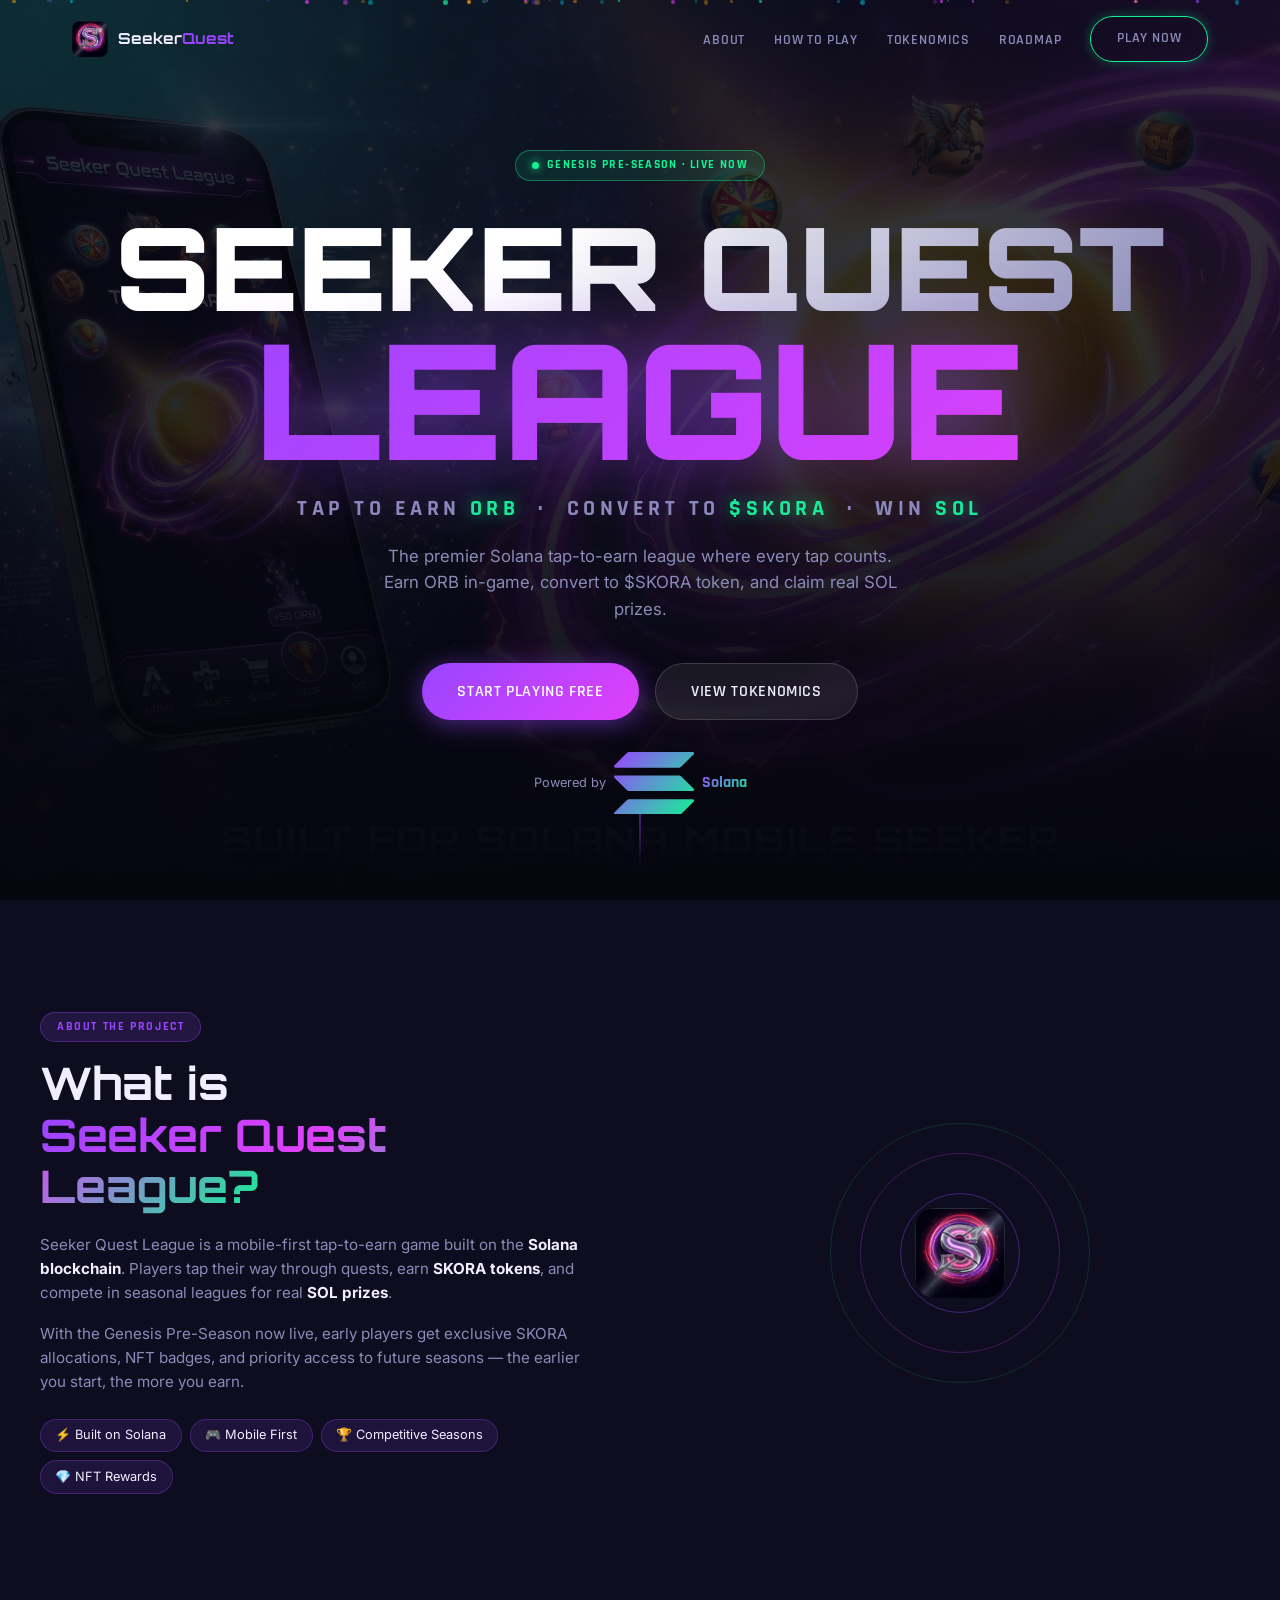
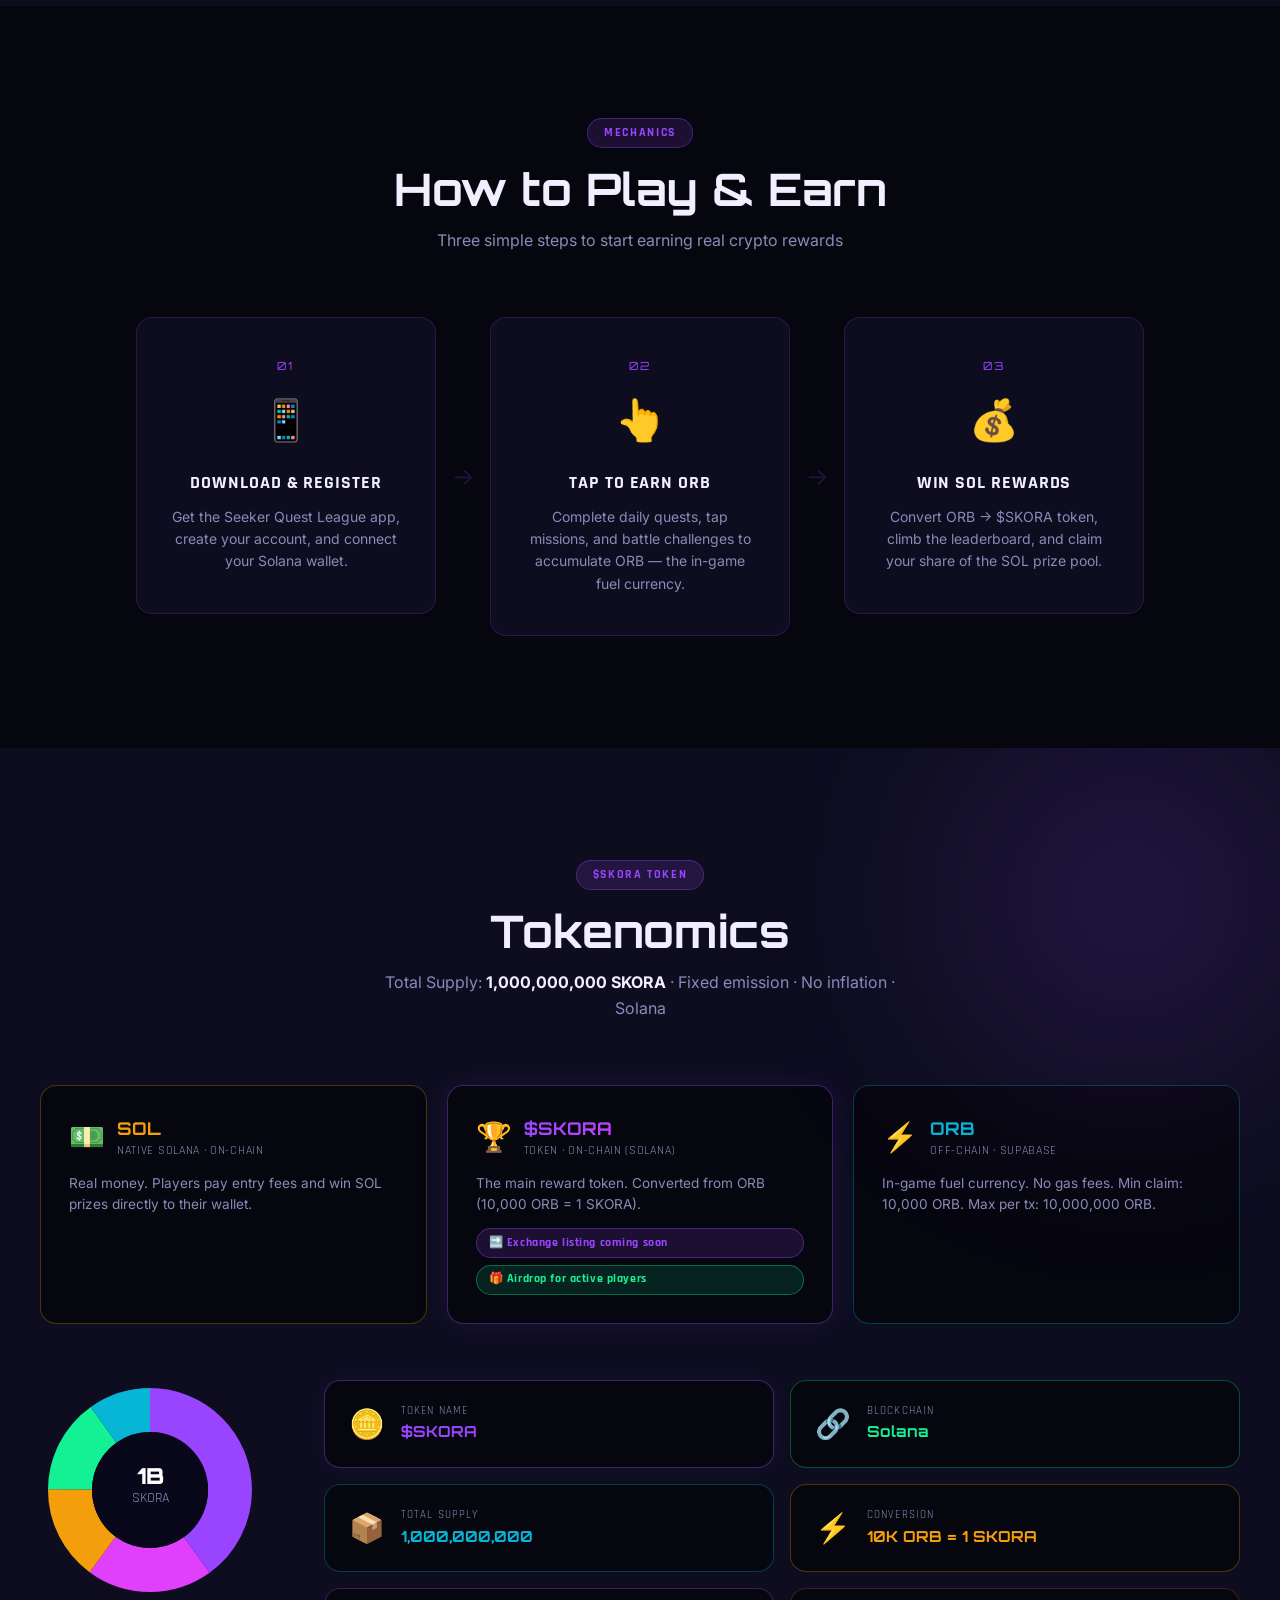
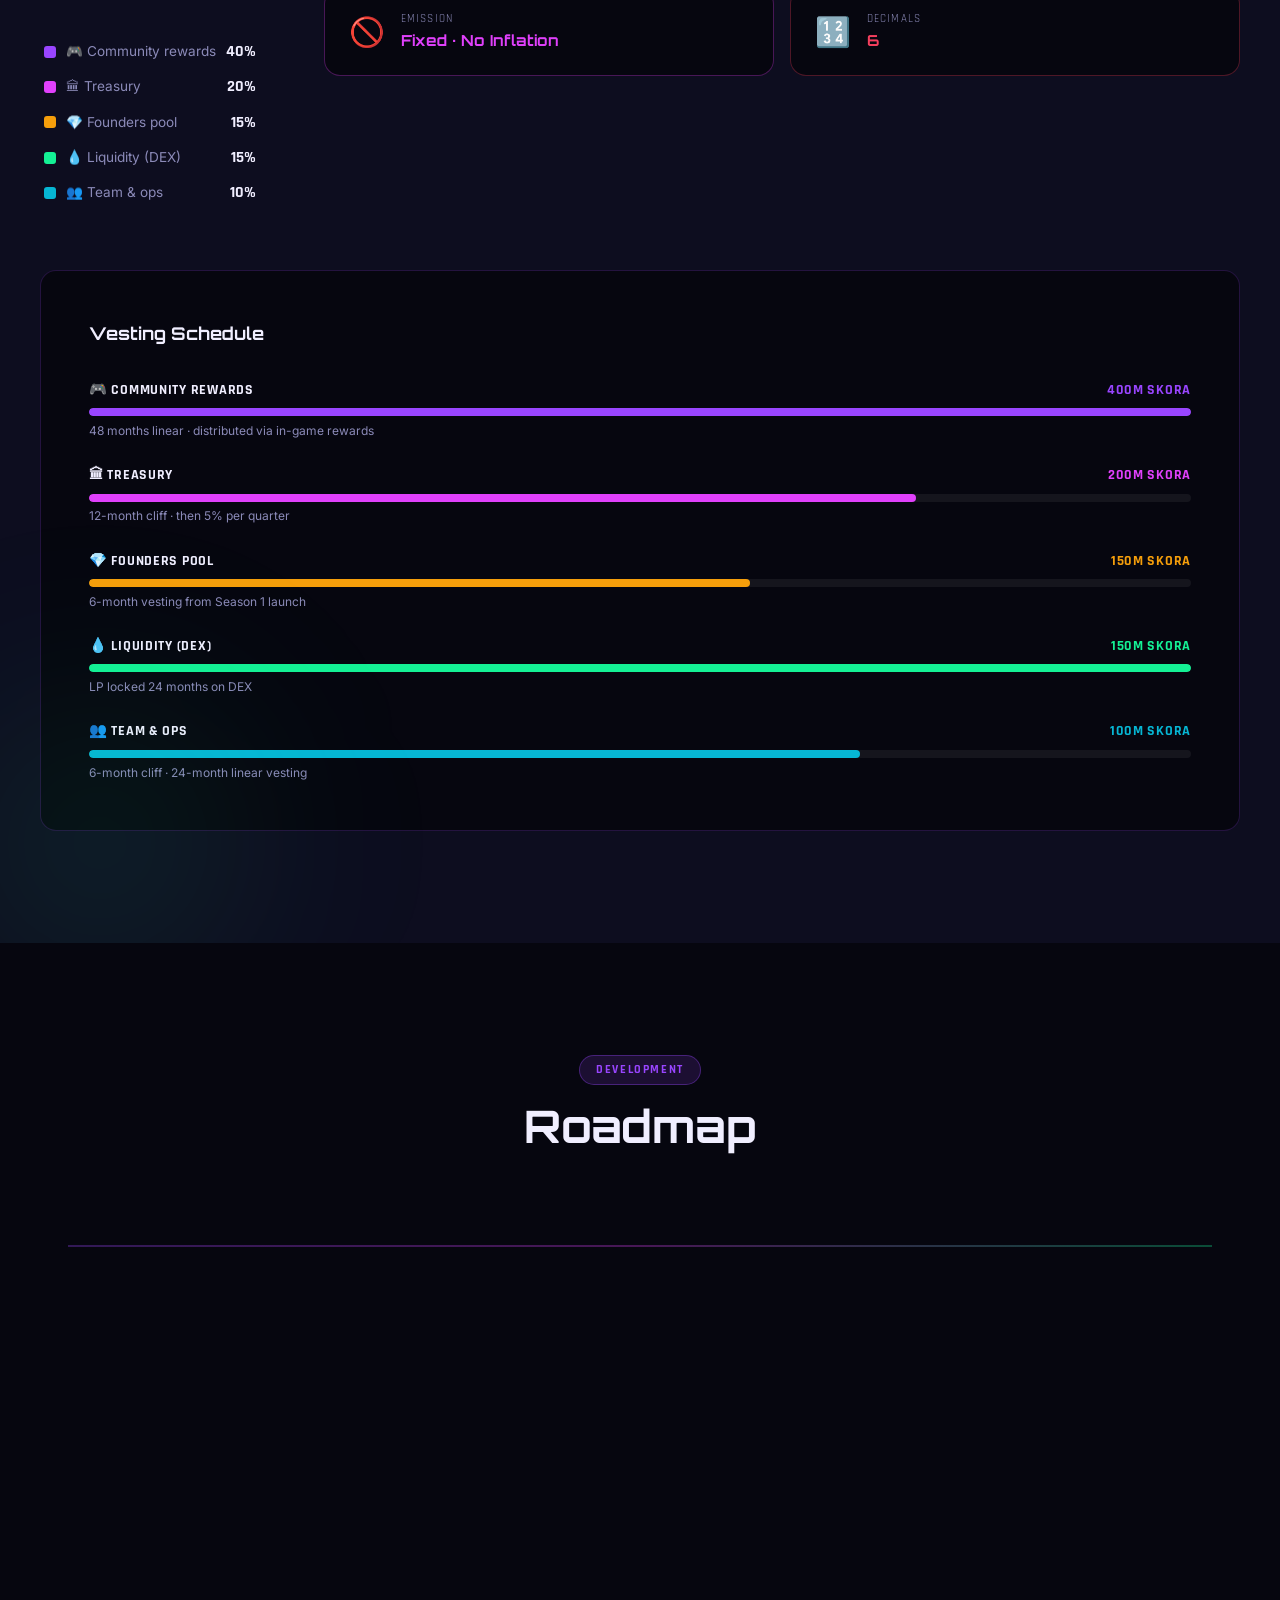
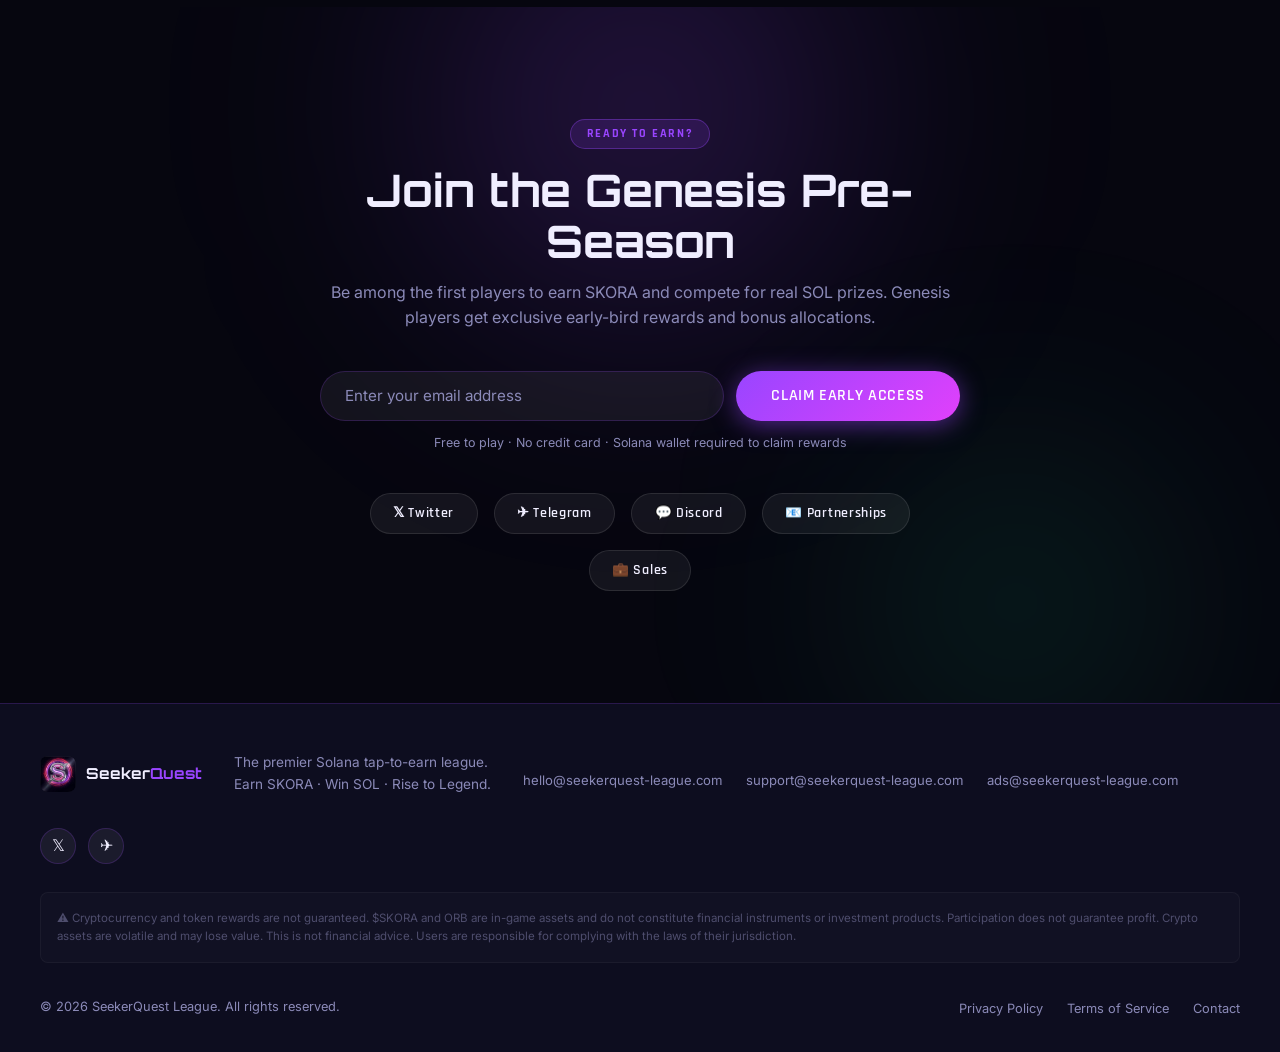
<file: index.html>
<!DOCTYPE html>
<html lang="en">
<head>
  <meta charset="UTF-8" />
  <meta name="viewport" content="width=device-width, initial-scale=1.0" />
  <title>Seeker Quest League — Tap to Earn, Win SOL · $SKORA Token</title>
  <meta name="description" content="The premier Solana tap-to-earn league. Earn ORB, convert to $SKORA token, win SOL prizes. Genesis Pre-Season live now."/>
  <link rel="icon" href="images/cleaned-cleaned-Gemini_Generated_Image_7m8kwb7m8kwb7m8k.png" type="image/png"/>
  <link rel="stylesheet" href="styles.css" />
  <link rel="preconnect" href="https://fonts.googleapis.com" />
  <link href="https://fonts.googleapis.com/css2?family=Rajdhani:wght@400;500;600;700&family=Orbitron:wght@400;700;900&family=Inter:wght@300;400;500;600&display=swap" rel="stylesheet" />
</head>
<body>

  <!-- NAV -->
  <nav class="nav" id="nav">
    <div class="nav__inner">
      <a class="nav__logo" href="#">
        <img src="images/cleaned-cleaned-Gemini_Generated_Image_7m8kwb7m8kwb7m8k.png" alt="Seeker Quest League" class="nav__logo-img" onerror="this.style.display='none'"/>
        <span class="nav__logo-text">Seeker<strong>Quest</strong></span>
      </a>
      <ul class="nav__links">
        <li><a href="#about">About</a></li>
        <li><a href="#how">How to Play</a></li>
        <li><a href="#tokenomics">Tokenomics</a></li>
        <li><a href="#roadmap">Roadmap</a></li>
        <li><a href="#join" class="btn btn--neon">Play Now</a></li>
      </ul>
      <button class="nav__burger" id="burger" aria-label="Menu">
        <span></span><span></span><span></span>
      </button>
    </div>
    <ul class="nav__mobile" id="mobileMenu">
      <li><a href="#about">About</a></li>
      <li><a href="#how">How to Play</a></li>
      <li><a href="#tokenomics">Tokenomics</a></li>
      <li><a href="#roadmap">Roadmap</a></li>
      <li><a href="#join">Play Now</a></li>
    </ul>
  </nav>

  <!-- HERO -->
  <header class="hero" id="home">
    <div class="hero__bg">
      <video class="hero__banner" autoplay muted loop playsinline poster="images/Gemini_Generated_Image_de8v75de8v75de8v.png">
        <source src="images/second_cinematic_trailer_fo.mp4" type="video/mp4"/>
        <img src="images/Gemini_Generated_Image_de8v75de8v75de8v.png" alt="Seeker Quest League"/>
      </video>
      <div class="hero__overlay"></div>
      <div class="particles" id="particles"></div>
    </div>
    <div class="hero__content">
      <div class="hero__badge">
        <span class="badge-dot"></span>
        Genesis Pre-Season · Live Now
      </div>
      <h1 class="hero__title">
        <span class="hero__title-line1">SEEKER QUEST</span>
        <span class="hero__title-line2">LEAGUE</span>
      </h1>
      <p class="hero__tagline">TAP TO EARN <em>ORB</em> &nbsp;·&nbsp; CONVERT TO <em>$SKORA</em> &nbsp;·&nbsp; WIN <em>SOL</em></p>
      <p class="hero__sub">The premier Solana tap-to-earn league where every tap counts.<br/>Earn ORB in-game, convert to $SKORA token, and claim real SOL prizes.</p>
      <div class="hero__actions">
        <a href="#join" class="btn btn--primary btn--lg">Start Playing Free</a>
        <a href="#tokenomics" class="btn btn--glass btn--lg">View Tokenomics</a>
      </div>
      <div class="hero__powered">
        <span>Powered by</span>
        <svg class="solana-logo" viewBox="0 0 397 312" fill="none" xmlns="http://www.w3.org/2000/svg">
          <path d="M64.6 237.9c2.4-2.4 5.7-3.8 9.2-3.8h317.4c5.8 0 8.7 7 4.6 11.1l-62.7 62.7c-2.4 2.4-5.7 3.8-9.2 3.8H6.5c-5.8 0-8.7-7-4.6-11.1l62.7-62.7zM64.6 3.8C67.1 1.4 70.4 0 73.8 0h317.4c5.8 0 8.7 7 4.6 11.1l-62.7 62.7c-2.4 2.4-5.7 3.8-9.2 3.8H6.5c-5.8 0-8.7-7-4.6-11.1L64.6 3.8zM333.1 120.1c-2.4-2.4-5.7-3.8-9.2-3.8H6.5c-5.8 0-8.7 7-4.6 11.1l62.7 62.7c2.4 2.4 5.7 3.8 9.2 3.8h317.4c5.8 0 8.7-7 4.6-11.1l-62.7-62.7z" fill="url(#solGrad)"/>
          <defs>
            <linearGradient id="solGrad" x1="0" y1="0" x2="397" y2="312" gradientUnits="userSpaceOnUse">
              <stop offset="0%" stop-color="#9945FF"/>
              <stop offset="100%" stop-color="#14F195"/>
            </linearGradient>
          </defs>
        </svg>
        <span class="sol-text">Solana</span>
      </div>
    </div>
    <div class="hero__scroll">
      <div class="scroll-line"></div>
    </div>
  </header>


  <!-- ABOUT -->
  <section class="section about" id="about">
    <div class="container">
      <div class="about__grid">
        <div class="about__text">
          <div class="section__tag">About the Project</div>
          <h2 class="section__title">What is<br/><span class="gradient-text">Seeker Quest League?</span></h2>
          <p>Seeker Quest League is a mobile-first tap-to-earn game built on the <strong>Solana blockchain</strong>. Players tap their way through quests, earn <strong>SKORA tokens</strong>, and compete in seasonal leagues for real <strong>SOL prizes</strong>.</p>
          <p>With the Genesis Pre-Season now live, early players get exclusive SKORA allocations, NFT badges, and priority access to future seasons — the earlier you start, the more you earn.</p>
          <div class="about__chips">
            <span class="chip">⚡ Built on Solana</span>
            <span class="chip">🎮 Mobile First</span>
            <span class="chip">🏆 Competitive Seasons</span>
            <span class="chip">💎 NFT Rewards</span>
          </div>
        </div>
        <div class="about__visual">
          <div class="orbit-card">
            <img src="images/cleaned-cleaned-Gemini_Generated_Image_7m8kwb7m8kwb7m8k.png" alt="Logo" class="orbit-card__logo" onerror="this.replaceWith(document.createTextNode('⬡'))"/>
            <div class="orbit-ring orbit-ring--1"></div>
            <div class="orbit-ring orbit-ring--2"></div>
            <div class="orbit-ring orbit-ring--3"></div>
            <div class="orbit-dot dot--1">🏆</div>
            <div class="orbit-dot dot--2">⚡</div>
            <div class="orbit-dot dot--3">💎</div>
            <div class="orbit-dot dot--4">🚀</div>
          </div>
        </div>
      </div>
    </div>
  </section>

  <!-- HOW TO PLAY -->
  <section class="section how" id="how">
    <div class="container">
      <div class="section__header">
        <div class="section__tag">Mechanics</div>
        <h2 class="section__title">How to Play &amp; Earn</h2>
        <p class="section__desc">Three simple steps to start earning real crypto rewards</p>
      </div>
      <div class="steps">
        <div class="step">
          <div class="step__num">01</div>
          <div class="step__icon">📱</div>
          <h3>Download &amp; Register</h3>
          <p>Get the Seeker Quest League app, create your account, and connect your Solana wallet.</p>
        </div>
        <div class="step__arrow">→</div>
        <div class="step">
          <div class="step__num">02</div>
          <div class="step__icon">👆</div>
          <h3>Tap to Earn ORB</h3>
          <p>Complete daily quests, tap missions, and battle challenges to accumulate ORB — the in-game fuel currency.</p>
        </div>
        <div class="step__arrow">→</div>
        <div class="step">
          <div class="step__num">03</div>
          <div class="step__icon">💰</div>
          <h3>Win SOL Rewards</h3>
          <p>Convert ORB → $SKORA token, climb the leaderboard, and claim your share of the SOL prize pool.</p>
        </div>
      </div>
    </div>
  </section>

  <!-- TOKENOMICS -->
  <section class="section tokenomics" id="tokenomics">
    <div class="tokenomics__bg">
      <div class="tok-orb tok-orb--1"></div>
      <div class="tok-orb tok-orb--2"></div>
    </div>
    <div class="container">
      <div class="section__header">
        <div class="section__tag">$SKORA Token</div>
        <h2 class="section__title">Tokenomics</h2>
        <p class="section__desc">Total Supply: <strong>1,000,000,000 SKORA</strong> · Fixed emission · No inflation · Solana</p>
      </div>

      <!-- 3-Token Economy -->
      <div class="token-economy">
        <div class="te-card te-card--sol">
          <div class="te-card__header">
            <span class="te-card__icon">💵</span>
            <div>
              <div class="te-card__name">SOL</div>
              <div class="te-card__type">Native Solana · On-chain</div>
            </div>
          </div>
          <p class="te-card__desc">Real money. Players pay entry fees and win SOL prizes directly to their wallet.</p>
        </div>
        <div class="te-card te-card--skora">
          <div class="te-card__header">
            <span class="te-card__icon">🏆</span>
            <div>
              <div class="te-card__name">$SKORA</div>
              <div class="te-card__type">Token · On-chain (Solana)</div>
            </div>
          </div>
          <p class="te-card__desc">The main reward token. Converted from ORB (10,000 ORB = 1 SKORA).</p>
          <div class="te-card__badges">
            <span class="te-badge te-badge--hot">🔜 Exchange listing coming soon</span>
            <span class="te-badge te-badge--airdrop">🎁 Airdrop for active players</span>
          </div>
        </div>
        <div class="te-card te-card--orb">
          <div class="te-card__header">
            <span class="te-card__icon">⚡</span>
            <div>
              <div class="te-card__name">ORB</div>
              <div class="te-card__type">Off-chain · Supabase</div>
            </div>
          </div>
          <p class="te-card__desc">In-game fuel currency. No gas fees. Min claim: 10,000 ORB. Max per tx: 10,000,000 ORB.</p>
        </div>
      </div>

      <div class="tok__grid">
        <!-- Pie Chart -->
        <div class="tok__chart-wrap">
          <div class="tok__chart">
            <svg viewBox="0 0 220 220" class="pie-svg">
              <!-- Community rewards 40% → 201.06 / 502.65 -->
              <circle class="pie-seg" cx="110" cy="110" r="80"
                stroke="#9945FF" stroke-width="44"
                stroke-dasharray="201.06 502.65"
                stroke-dashoffset="0"
                transform="rotate(-90 110 110)"/>
              <!-- Treasury 20% → 100.53 -->
              <circle class="pie-seg" cx="110" cy="110" r="80"
                stroke="#e040fb" stroke-width="44"
                stroke-dasharray="100.53 502.65"
                stroke-dashoffset="-201.06"
                transform="rotate(-90 110 110)"/>
              <!-- Founders pool 15% → 75.40 -->
              <circle class="pie-seg" cx="110" cy="110" r="80"
                stroke="#f59e0b" stroke-width="44"
                stroke-dasharray="75.40 502.65"
                stroke-dashoffset="-301.59"
                transform="rotate(-90 110 110)"/>
              <!-- Liquidity 15% → 75.40 -->
              <circle class="pie-seg" cx="110" cy="110" r="80"
                stroke="#14F195" stroke-width="44"
                stroke-dasharray="75.40 502.65"
                stroke-dashoffset="-376.99"
                transform="rotate(-90 110 110)"/>
              <!-- Team & ops 10% → 50.27 -->
              <circle class="pie-seg" cx="110" cy="110" r="80"
                stroke="#06b6d4" stroke-width="44"
                stroke-dasharray="50.27 502.65"
                stroke-dashoffset="-452.39"
                transform="rotate(-90 110 110)"/>
              <!-- Center -->
              <circle cx="110" cy="110" r="58" fill="#08081a"/>
              <text x="110" y="104" text-anchor="middle" class="pie-label-main">1B</text>
              <text x="110" y="122" text-anchor="middle" class="pie-label-sub">SKORA</text>
            </svg>
          </div>
          <div class="tok__legend">
            <div class="legend-item"><span class="legend-dot" style="background:#9945FF"></span><span>🎮 Community rewards</span><strong>40%</strong></div>
            <div class="legend-item"><span class="legend-dot" style="background:#e040fb"></span><span>🏛 Treasury</span><strong>20%</strong></div>
            <div class="legend-item"><span class="legend-dot" style="background:#f59e0b"></span><span>💎 Founders pool</span><strong>15%</strong></div>
            <div class="legend-item"><span class="legend-dot" style="background:#14F195"></span><span>💧 Liquidity (DEX)</span><strong>15%</strong></div>
            <div class="legend-item"><span class="legend-dot" style="background:#06b6d4"></span><span>👥 Team &amp; ops</span><strong>10%</strong></div>
          </div>
        </div>

        <!-- Metrics Cards -->
        <div class="tok__metrics">
          <div class="tok-card tok-card--purple">
            <div class="tok-card__icon">🪙</div>
            <div class="tok-card__body">
              <div class="tok-card__label">Token Name</div>
              <div class="tok-card__val">$SKORA</div>
            </div>
          </div>
          <div class="tok-card tok-card--green">
            <div class="tok-card__icon">🔗</div>
            <div class="tok-card__body">
              <div class="tok-card__label">Blockchain</div>
              <div class="tok-card__val">Solana</div>
            </div>
          </div>
          <div class="tok-card tok-card--cyan">
            <div class="tok-card__icon">📦</div>
            <div class="tok-card__body">
              <div class="tok-card__label">Total Supply</div>
              <div class="tok-card__val">1,000,000,000</div>
            </div>
          </div>
          <div class="tok-card tok-card--gold">
            <div class="tok-card__icon">⚡</div>
            <div class="tok-card__body">
              <div class="tok-card__label">Conversion</div>
              <div class="tok-card__val">10K ORB = 1 SKORA</div>
            </div>
          </div>
          <div class="tok-card tok-card--pink">
            <div class="tok-card__icon">🚫</div>
            <div class="tok-card__body">
              <div class="tok-card__label">Emission</div>
              <div class="tok-card__val">Fixed · No Inflation</div>
            </div>
          </div>
          <div class="tok-card tok-card--red">
            <div class="tok-card__icon">🔢</div>
            <div class="tok-card__body">
              <div class="tok-card__label">Decimals</div>
              <div class="tok-card__val">6</div>
            </div>
          </div>
        </div>
      </div>

      <!-- Vesting Timeline -->
      <div class="vesting">
        <h3 class="vesting__title">Vesting Schedule</h3>
        <div class="vesting__bars">
          <div class="vbar">
            <div class="vbar__label"><span>🎮 Community Rewards</span><span style="color:#9945FF">400M SKORA</span></div>
            <div class="vbar__track"><div class="vbar__fill" style="width:0%;background:#9945FF" data-width="100"></div></div>
            <div class="vbar__note">48 months linear · distributed via in-game rewards</div>
          </div>
          <div class="vbar">
            <div class="vbar__label"><span>🏛 Treasury</span><span style="color:#e040fb">200M SKORA</span></div>
            <div class="vbar__track"><div class="vbar__fill" style="width:0%;background:#e040fb" data-width="75"></div></div>
            <div class="vbar__note">12-month cliff · then 5% per quarter</div>
          </div>
          <div class="vbar">
            <div class="vbar__label"><span>💎 Founders Pool</span><span style="color:#f59e0b">150M SKORA</span></div>
            <div class="vbar__track"><div class="vbar__fill" style="width:0%;background:#f59e0b" data-width="60"></div></div>
            <div class="vbar__note">6-month vesting from Season 1 launch</div>
          </div>
          <div class="vbar">
            <div class="vbar__label"><span>💧 Liquidity (DEX)</span><span style="color:#14F195">150M SKORA</span></div>
            <div class="vbar__track"><div class="vbar__fill" style="width:0%;background:#14F195" data-width="100"></div></div>
            <div class="vbar__note">LP locked 24 months on DEX</div>
          </div>
          <div class="vbar">
            <div class="vbar__label"><span>👥 Team &amp; Ops</span><span style="color:#06b6d4">100M SKORA</span></div>
            <div class="vbar__track"><div class="vbar__fill" style="width:0%;background:#06b6d4" data-width="70"></div></div>
            <div class="vbar__note">6-month cliff · 24-month linear vesting</div>
          </div>
        </div>
      </div>
    </div>
  </section>

  <!-- ROADMAP -->
  <section class="section roadmap" id="roadmap">
    <div class="container">
      <div class="section__header">
        <div class="section__tag">Development</div>
        <h2 class="section__title">Roadmap</h2>
      </div>
      <div class="timeline">
        <div class="tl-item tl-item--done">
          <div class="tl-dot"></div>
          <div class="tl-content">
            <div class="tl-phase">Q1 2026</div>
            <h4>Genesis Pre-Season</h4>
            <ul>
              <li>App launch on iOS &amp; Android</li>
              <li>Tap-to-Earn core mechanics live</li>
              <li>SKORA token deployment on Solana</li>
              <li>First 50K players onboarded</li>
            </ul>
          </div>
        </div>
        <div class="tl-item tl-item--active">
          <div class="tl-dot"></div>
          <div class="tl-content">
            <div class="tl-phase">Q2 2026</div>
            <h4>Season 1 · League Wars</h4>
            <ul>
              <li>Competitive league system</li>
              <li>SOL prize pool for top players</li>
              <li>NFT reward badges</li>
              <li>Guild &amp; team features</li>
            </ul>
          </div>
        </div>
        <div class="tl-item">
          <div class="tl-dot"></div>
          <div class="tl-content">
            <div class="tl-phase">Q3 2026</div>
            <h4>DEX Listing &amp; IDO</h4>
            <ul>
              <li>SKORA public sale / IDO</li>
              <li>Raydium &amp; Jupiter listing</li>
              <li>Staking &amp; governance</li>
              <li>Cross-chain bridge</li>
            </ul>
          </div>
        </div>
        <div class="tl-item">
          <div class="tl-dot"></div>
          <div class="tl-content">
            <div class="tl-phase">Q4 2026</div>
            <h4>Ecosystem Expansion</h4>
            <ul>
              <li>Marketplace for NFTs</li>
              <li>Partner integrations</li>
              <li>DAO governance launch</li>
              <li>Season 2 &amp; beyond</li>
            </ul>
          </div>
        </div>
      </div>
    </div>
  </section>

  <!-- JOIN CTA -->
  <section class="section cta" id="join">
    <div class="cta__bg">
      <div class="cta-orb cta-orb--1"></div>
      <div class="cta-orb cta-orb--2"></div>
    </div>
    <div class="container">
      <div class="cta__inner">
        <div class="section__tag">Ready to Earn?</div>
        <h2 class="section__title">Join the Genesis Pre-Season</h2>
        <p>Be among the first players to earn SKORA and compete for real SOL prizes. Genesis players get exclusive early-bird rewards and bonus allocations.</p>
        <form class="cta__form" id="joinForm"
              action="https://formspree.io/f/REPLACE_WITH_YOUR_ID"
              method="POST">
          <input type="email" name="email" placeholder="Enter your email address" class="input" required />
          <input type="hidden" name="_subject" value="New Genesis Seeker signup — SeekerQuest League"/>
          <input type="hidden" name="_next" value="https://seekerquest-league.com/#join"/>
          <button type="submit" class="btn btn--primary btn--lg">Claim Early Access</button>
        </form>
        <p class="cta__note">Free to play · No credit card · Solana wallet required to claim rewards</p>
        <div class="cta__success" id="formSuccess">
          🎉 You're in! Check your inbox for your Genesis Seeker invite.
        </div>
        <div class="cta__socials">
          <a href="https://x.com/SeekerQuestLeag" target="_blank" rel="noopener" class="social-btn">𝕏 Twitter</a>
          <a href="https://t.me/seekerleague" target="_blank" rel="noopener" class="social-btn">✈ Telegram</a>
          <a href="#" class="social-btn">💬 Discord</a>
          <a href="mailto:ads@seekerquest-league.com" class="social-btn">📧 Partnerships</a>
          <a href="mailto:sales@seekerquest-league.com" class="social-btn">💼 Sales</a>
        </div>
      </div>
    </div>
  </section>

  <!-- FOOTER -->
  <footer class="footer">
    <div class="container">
      <div class="footer__top">
        <a class="nav__logo" href="#">
          <img src="images/cleaned-cleaned-Gemini_Generated_Image_7m8kwb7m8kwb7m8k.png" alt="Logo" class="nav__logo-img" onerror="this.style.display='none'"/>
          <span class="nav__logo-text">Seeker<strong>Quest</strong></span>
        </a>
        <p class="footer__desc">The premier Solana tap-to-earn league.<br/>Earn SKORA · Win SOL · Rise to Legend.</p>
        <div class="footer__emails">
          <a href="mailto:hello@seekerquest-league.com">hello@seekerquest-league.com</a>
          <a href="mailto:support@seekerquest-league.com">support@seekerquest-league.com</a>
          <a href="mailto:ads@seekerquest-league.com">ads@seekerquest-league.com</a>
        </div>
      </div>
      <div class="footer__bottom">
        <div class="footer__socials">
          <a href="https://x.com/SeekerQuestLeag" target="_blank" rel="noopener" class="footer__social">𝕏</a>
          <a href="https://t.me/seekerleague" target="_blank" rel="noopener" class="footer__social">✈</a>
        </div>
        <p class="footer__disclaimer">⚠ Cryptocurrency and token rewards are not guaranteed. $SKORA and ORB are in-game assets and do not constitute financial instruments or investment products. Participation does not guarantee profit. Crypto assets are volatile and may lose value. This is not financial advice. Users are responsible for complying with the laws of their jurisdiction.</p>
        <p class="footer__copy">© 2026 SeekerQuest League. All rights reserved.</p>
        <ul class="footer__links">
          <li><a href="privacy.html">Privacy Policy</a></li>
          <li><a href="terms.html">Terms of Service</a></li>
          <li><a href="mailto:hello@seekerquest-league.com">Contact</a></li>
        </ul>
      </div>
    </div>
  </footer>

  <script src="script.js"></script>
</body>
</html>
</file>
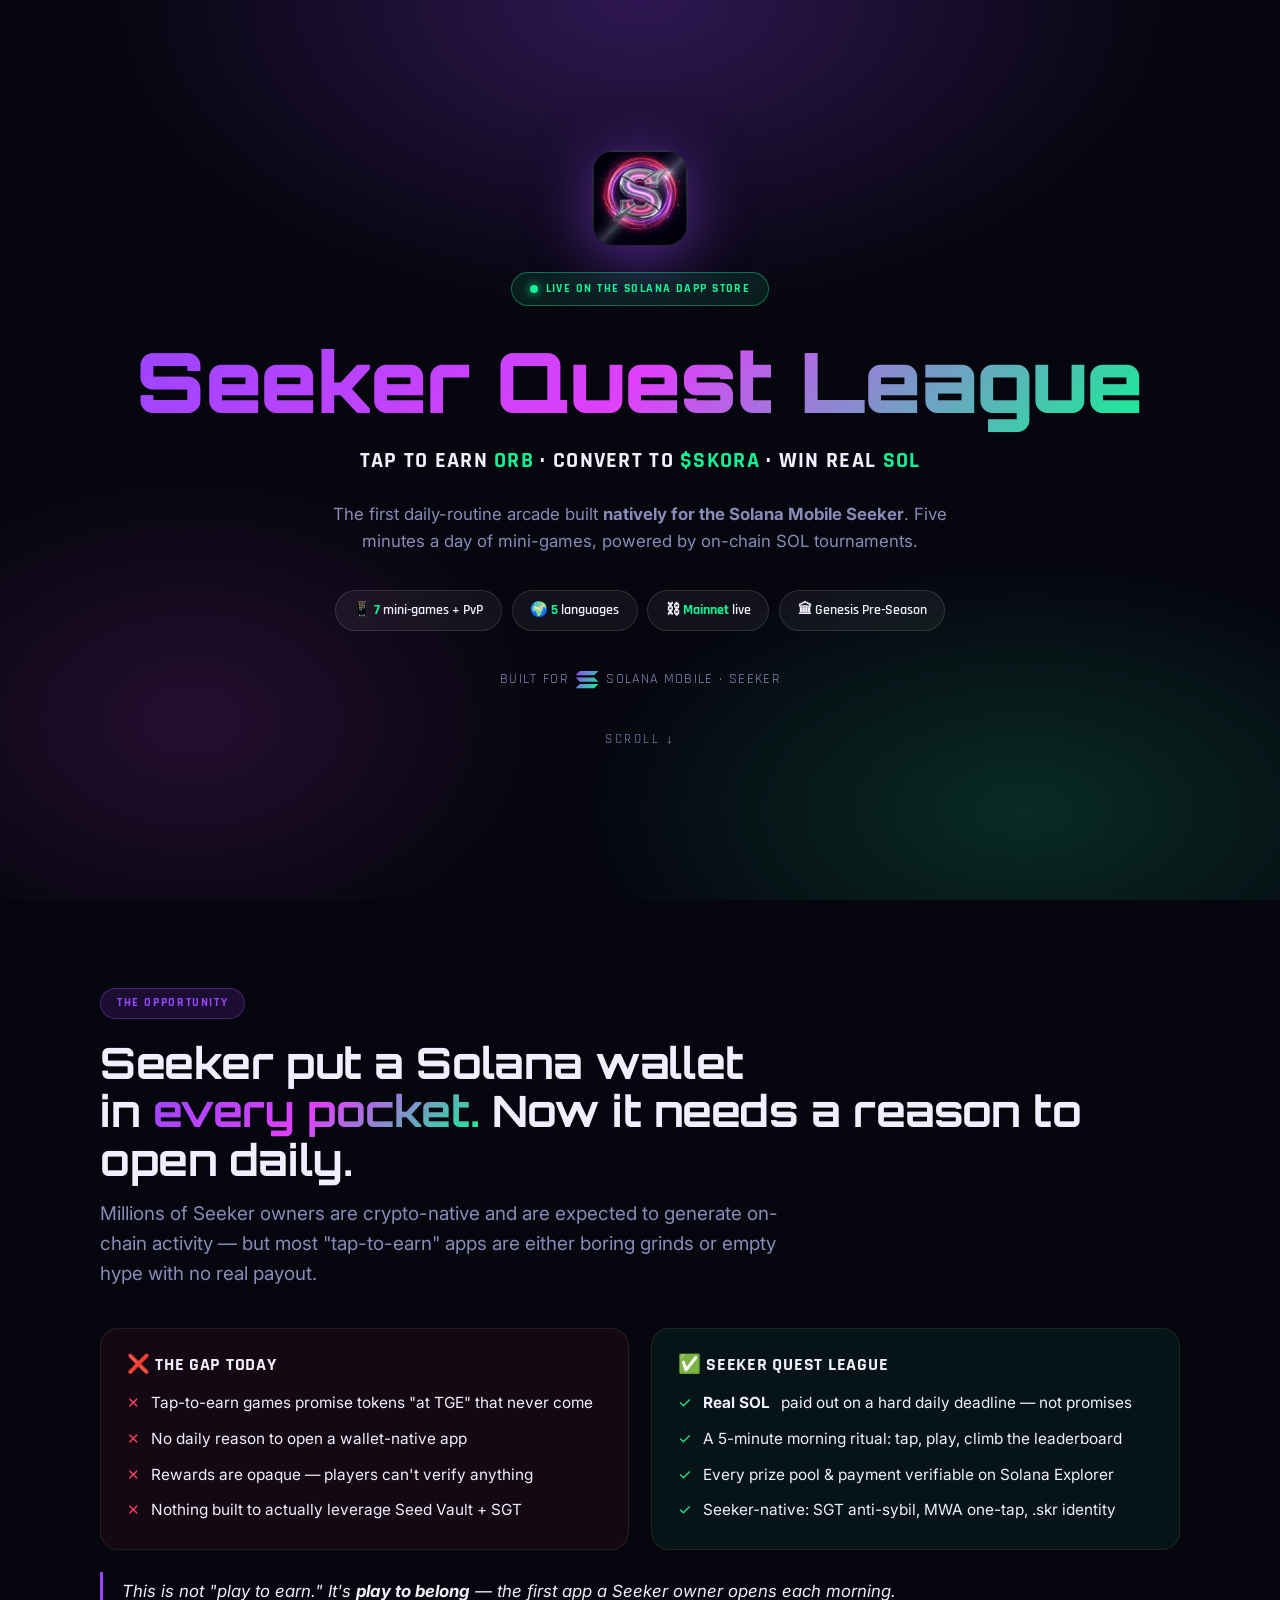
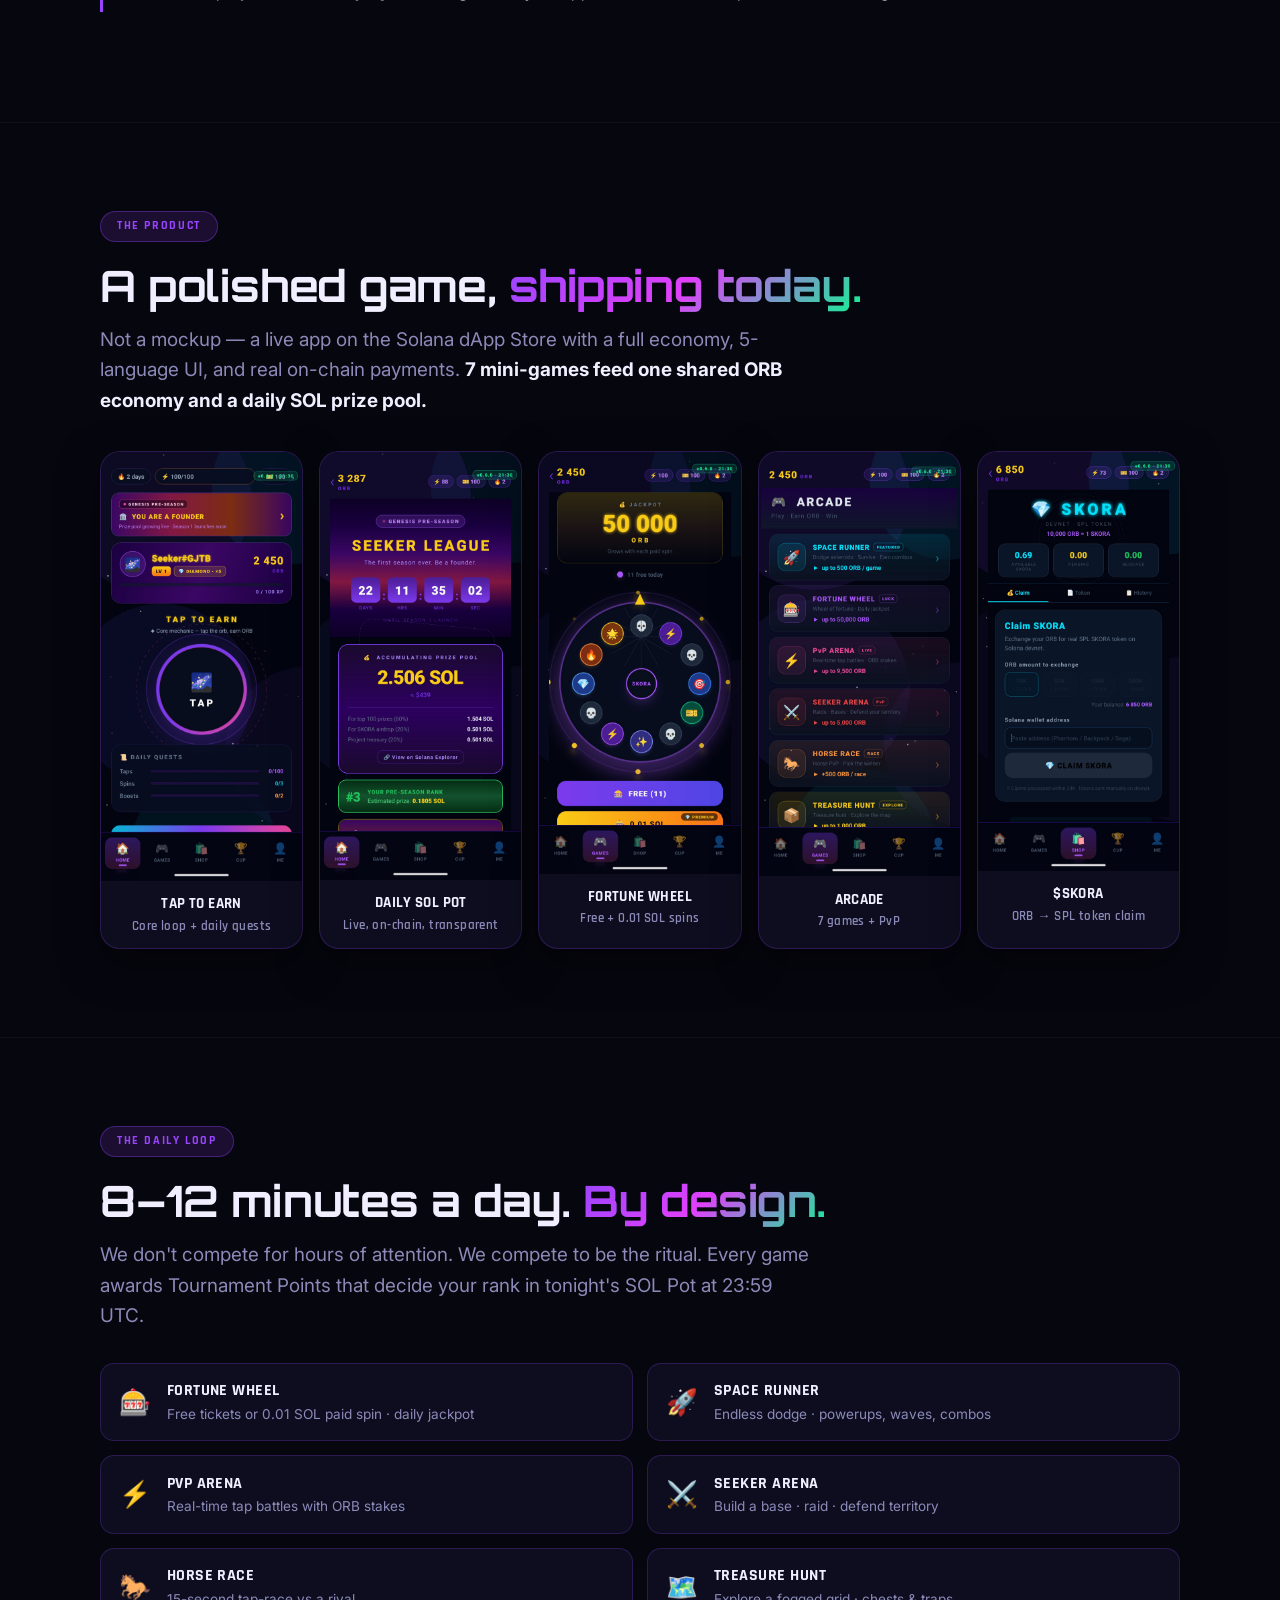
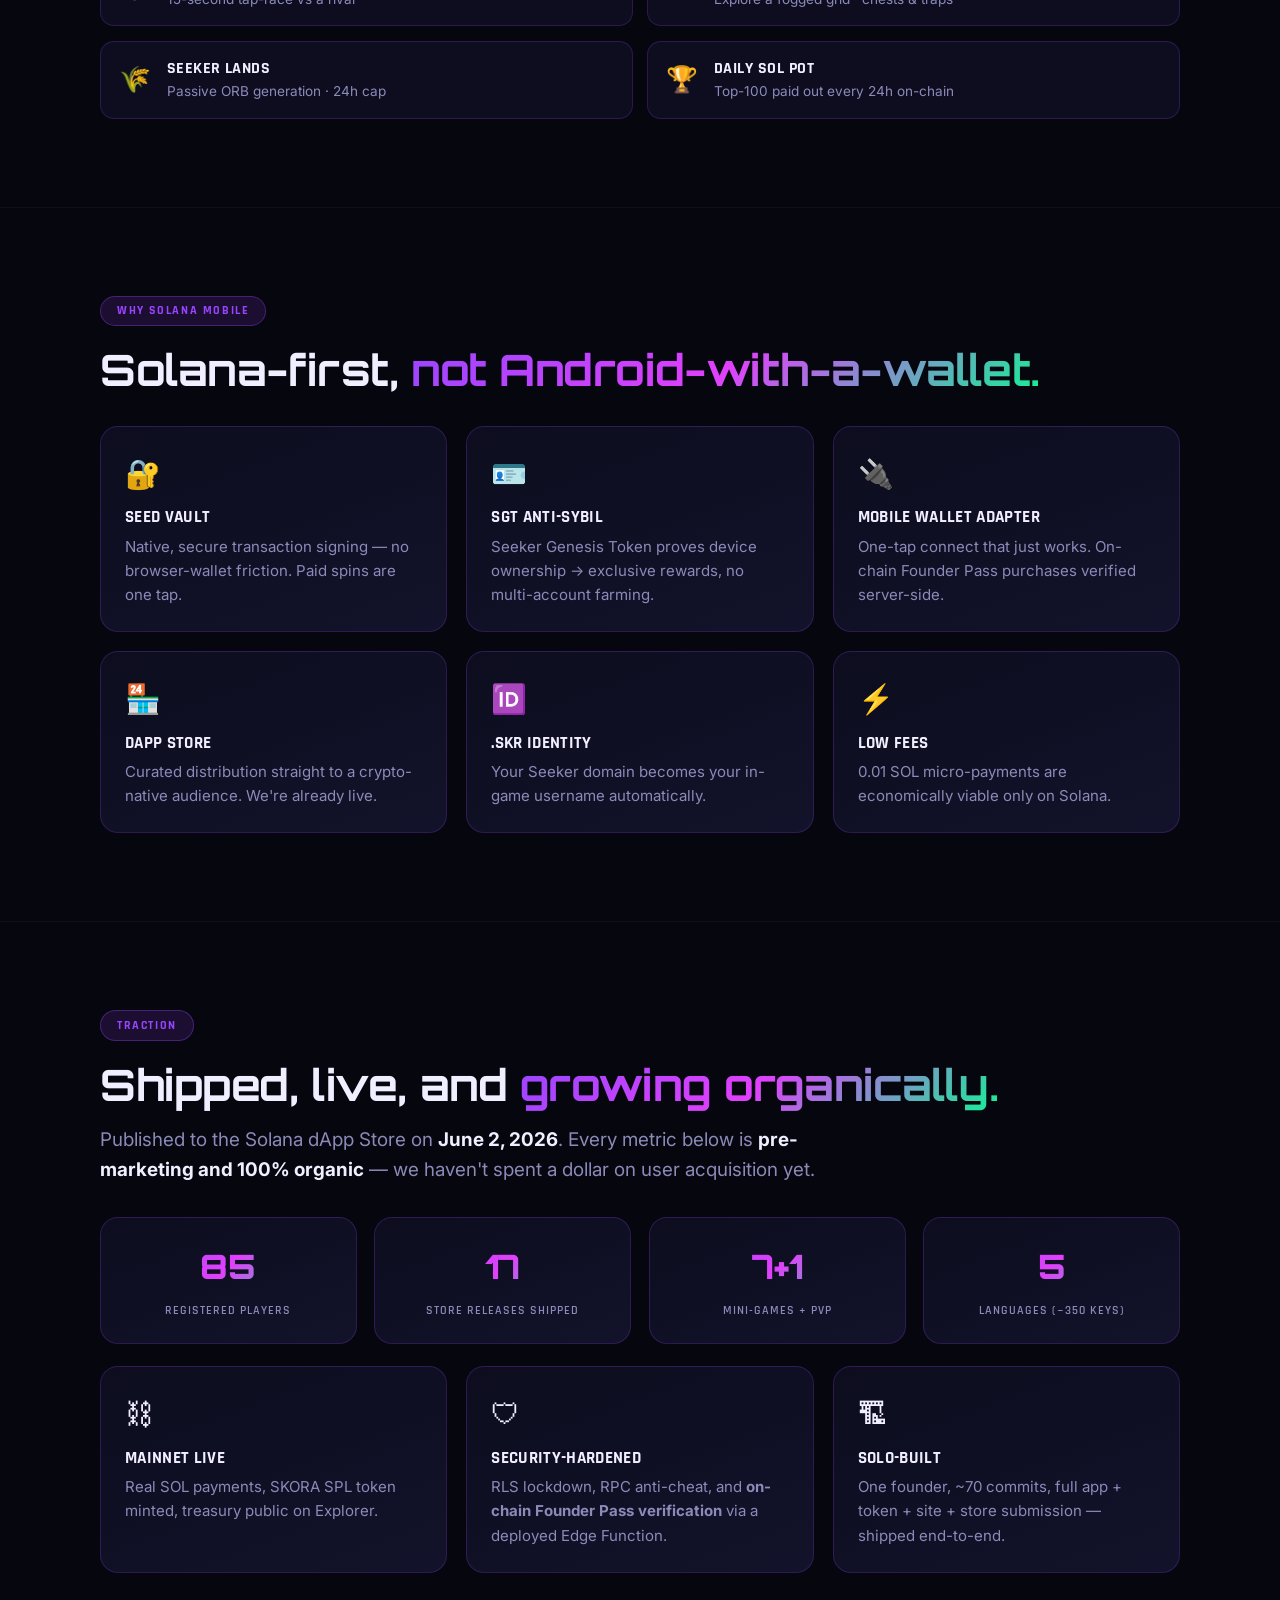
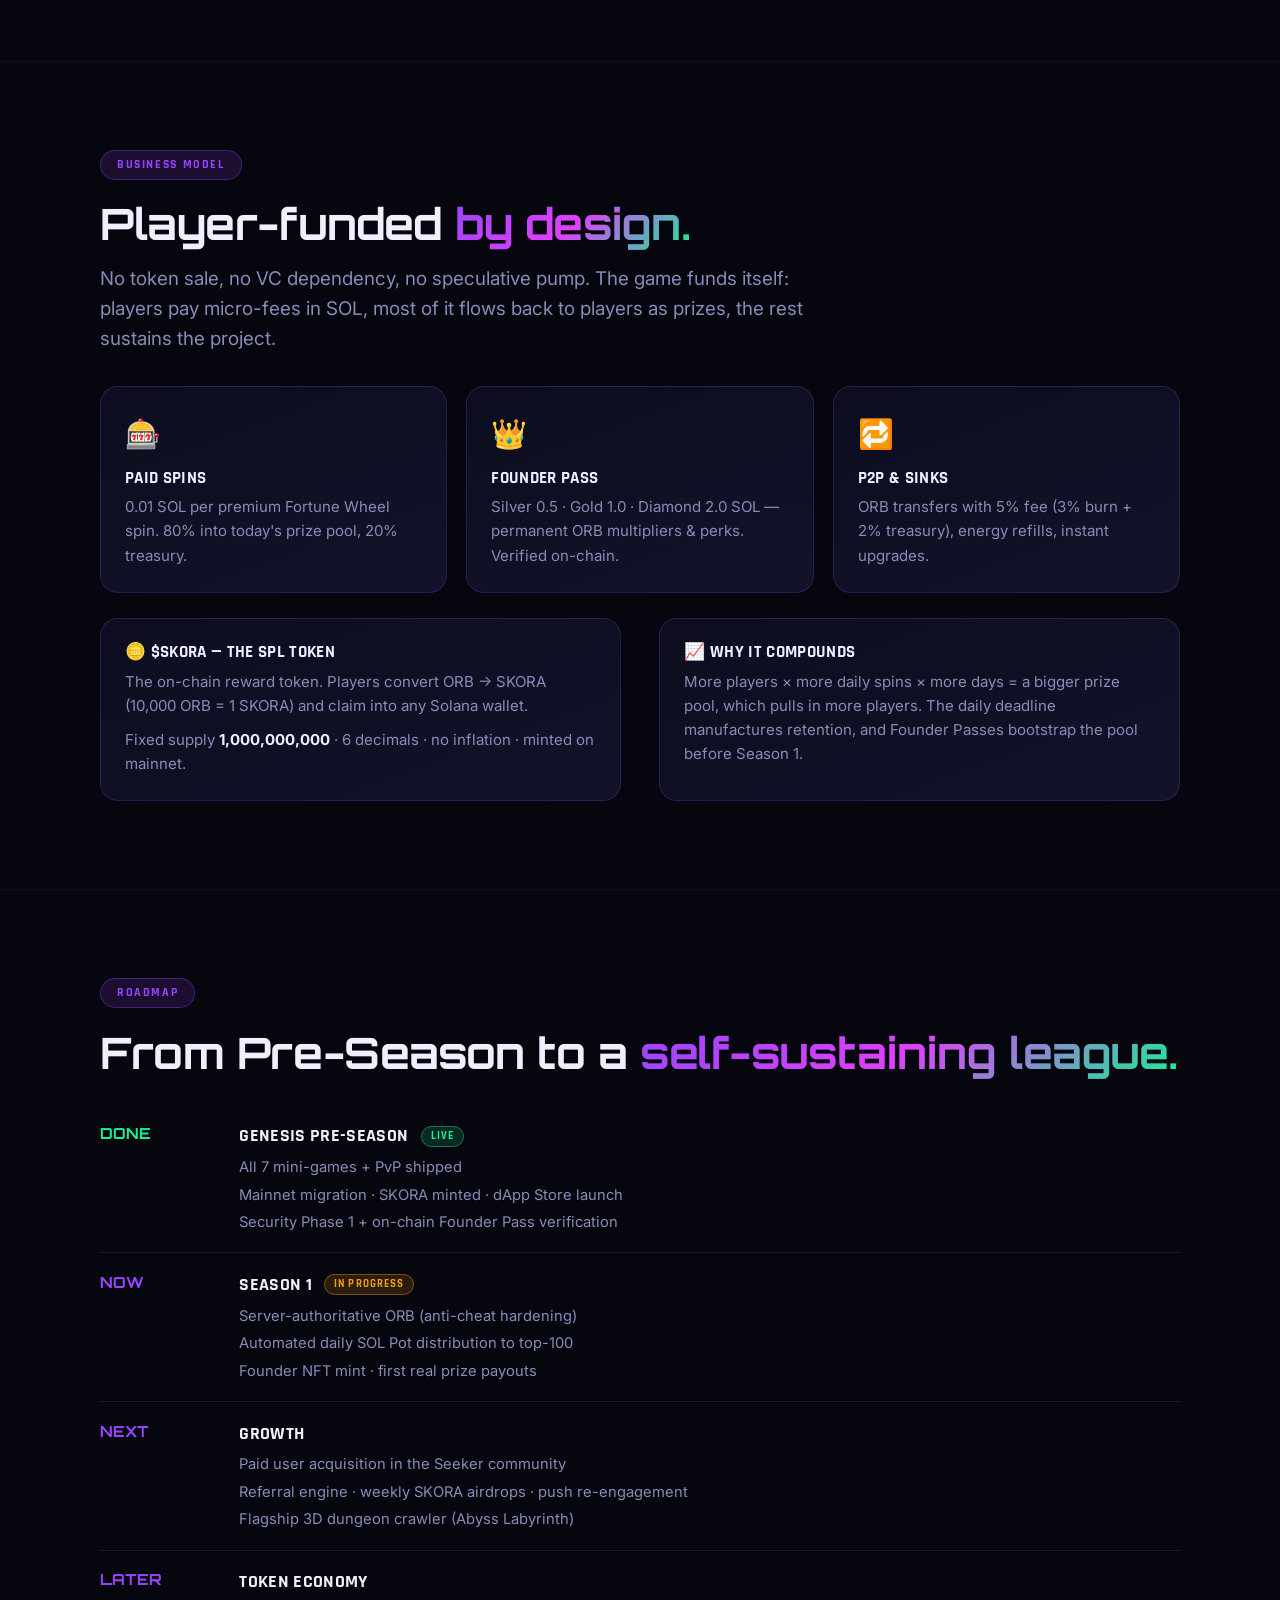
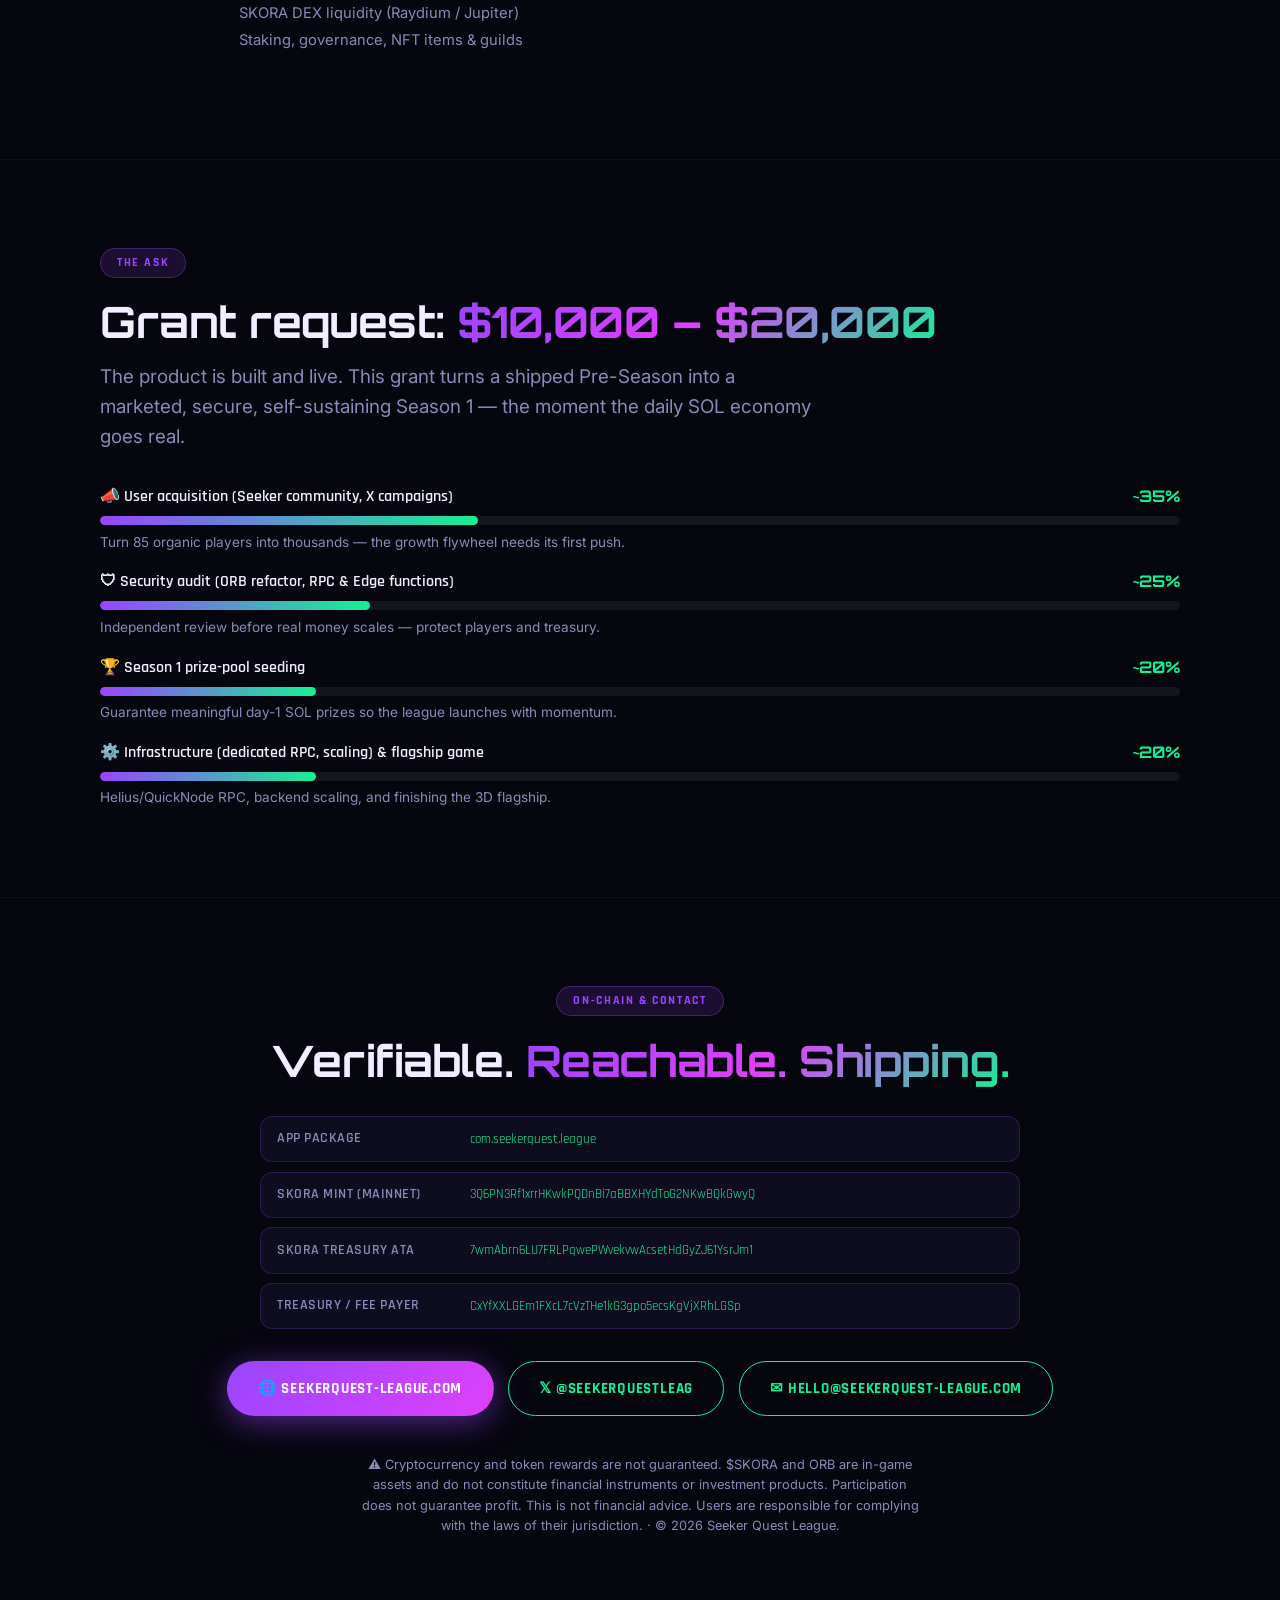
<file: deck.html>
<!DOCTYPE html>
<html lang="en">
<head>
<meta charset="UTF-8" />
<meta name="viewport" content="width=device-width, initial-scale=1.0" />
<title>Seeker Quest League — Pitch Deck · Solana Mobile</title>
<meta name="description" content="Seeker Quest League — the daily-SOL arcade built natively for the Solana Mobile Seeker. Live on the Solana dApp Store. Pitch deck & grant overview." />
<meta property="og:title" content="Seeker Quest League — Pitch Deck" />
<meta property="og:description" content="The daily-SOL arcade built natively for Solana Mobile Seeker. Live on the dApp Store." />
<meta property="og:image" content="https://seekerquest-league.com/images/deck/feature-graphic.png" />
<link rel="icon" href="images/cleaned-cleaned-Gemini_Generated_Image_7m8kwb7m8kwb7m8k.png" type="image/png" />
<link rel="preconnect" href="https://fonts.googleapis.com" />
<link href="https://fonts.googleapis.com/css2?family=Rajdhani:wght@400;500;600;700&family=Orbitron:wght@400;700;900&family=Inter:wght@300;400;500;600&display=swap" rel="stylesheet" />
<style>
  *,*::before,*::after{box-sizing:border-box;margin:0;padding:0}
  :root{
    --bg:#06060f;--surface:#0d0d1f;--surface2:#12122a;
    --border:rgba(153,69,255,.22);--purple:#9945FF;--pink:#e040fb;
    --green:#14F195;--cyan:#06b6d4;--gold:#f59e0b;--red:#f43f5e;
    --text:#f0eeff;--muted:#8b8ab8;--radius:18px;
  }
  html{scroll-behavior:smooth}
  body{font-family:'Inter',sans-serif;background:var(--bg);color:var(--text);line-height:1.6;overflow-x:hidden}
  a{color:var(--green);text-decoration:none}
  ::selection{background:rgba(153,69,255,.4)}
  .gradient-text{background:linear-gradient(135deg,var(--purple),var(--pink),var(--green));-webkit-background-clip:text;-webkit-text-fill-color:transparent;background-clip:text}
  .wrap{width:min(1080px,100% - 2.5rem);margin-inline:auto}

  /* progress bar */
  .progress{position:fixed;top:0;left:0;height:3px;width:0;background:linear-gradient(90deg,var(--purple),var(--green));z-index:200;transition:width .1s linear}

  /* slide shell */
  .slide{padding:5.5rem 0;position:relative;border-bottom:1px solid rgba(255,255,255,.04)}
  .slide__eyebrow{display:inline-flex;align-items:center;gap:.5rem;padding:.32rem 1rem;border-radius:999px;background:rgba(153,69,255,.14);border:1px solid rgba(153,69,255,.35);color:var(--purple);font-family:'Rajdhani',sans-serif;font-weight:700;letter-spacing:.14em;text-transform:uppercase;font-size:.72rem;margin-bottom:1.2rem}
  h1,h2,h3{font-family:'Orbitron',sans-serif;line-height:1.12;letter-spacing:-.01em}
  .slide h2{font-size:clamp(1.7rem,4.2vw,2.7rem);font-weight:700;margin-bottom:1rem}
  .slide p.lead{font-size:clamp(1rem,2vw,1.18rem);color:var(--muted);max-width:60ch}
  .slide p.lead strong{color:var(--text)}
  .num{font-family:'Rajdhani',sans-serif}

  /* HERO */
  .hero{min-height:100vh;display:flex;align-items:center;position:relative;overflow:hidden;text-align:center;border:none}
  .hero__glow{position:absolute;inset:0;background:
     radial-gradient(60% 50% at 50% 0%,rgba(153,69,255,.28),transparent 70%),
     radial-gradient(50% 40% at 80% 90%,rgba(20,241,149,.16),transparent 70%),
     radial-gradient(40% 40% at 15% 80%,rgba(224,64,251,.14),transparent 70%);pointer-events:none}
  .hero .wrap{position:relative;z-index:1;display:flex;flex-direction:column;align-items:center}
  .hero__logo{width:96px;height:96px;border-radius:22px;box-shadow:0 12px 60px rgba(153,69,255,.5);margin-bottom:1.6rem;border:1px solid rgba(255,255,255,.1)}
  .hero__badge{display:inline-flex;align-items:center;gap:.5rem;padding:.4rem 1.1rem;border-radius:999px;background:rgba(20,241,149,.1);border:1px solid rgba(20,241,149,.4);color:var(--green);font-family:'Rajdhani',sans-serif;font-weight:700;letter-spacing:.12em;text-transform:uppercase;font-size:.75rem;margin-bottom:1.8rem}
  .dot{width:8px;height:8px;border-radius:50%;background:var(--green);box-shadow:0 0 10px var(--green);animation:pulse 1.6s ease infinite}
  @keyframes pulse{0%,100%{opacity:1;transform:scale(1)}50%{opacity:.4;transform:scale(.7)}}
  .hero h1{font-size:clamp(2.6rem,8vw,5.2rem);font-weight:900;margin-bottom:1rem}
  .hero .tagline{font-family:'Rajdhani',sans-serif;font-weight:700;letter-spacing:.06em;text-transform:uppercase;font-size:clamp(.95rem,2.4vw,1.35rem);margin-bottom:1.4rem}
  .hero .tagline em{font-style:normal;color:var(--green)}
  .hero .sub{color:var(--muted);max-width:56ch;margin:0 auto 2.2rem;font-size:1.05rem}
  .hero__meta{display:flex;flex-wrap:wrap;gap:.6rem;justify-content:center}
  .pill{padding:.5rem 1.1rem;border-radius:999px;background:rgba(255,255,255,.05);border:1px solid rgba(255,255,255,.12);font-family:'Rajdhani',sans-serif;font-weight:600;font-size:.9rem;color:var(--text)}
  .pill b{color:var(--green)}
  .powered{margin-top:2.4rem;display:flex;align-items:center;gap:.5rem;color:var(--muted);font-size:.85rem;font-family:'Rajdhani',sans-serif;letter-spacing:.1em;text-transform:uppercase}
  .powered svg{width:22px}
  .scrollcue{margin-top:2.4rem;font-size:.8rem;color:var(--muted);letter-spacing:.2em;text-transform:uppercase;font-family:'Rajdhani',sans-serif;animation:bob 2s ease infinite}
  @keyframes bob{0%,100%{transform:translateY(0);opacity:.6}50%{transform:translateY(6px);opacity:1}}

  /* generic grids */
  .grid2{display:grid;grid-template-columns:1fr 1fr;gap:2.4rem;align-items:center}
  .grid3{display:grid;grid-template-columns:repeat(3,1fr);gap:1.2rem}
  .grid4{display:grid;grid-template-columns:repeat(4,1fr);gap:1.1rem}
  @media(max-width:820px){.grid2,.grid3,.grid4{grid-template-columns:1fr}}

  .card{background:linear-gradient(160deg,var(--surface),var(--surface2));border:1px solid var(--border);border-radius:var(--radius);padding:1.5rem}
  .card h3{font-size:1.05rem;margin-bottom:.5rem;font-family:'Rajdhani',sans-serif;font-weight:700;letter-spacing:.02em;text-transform:uppercase}
  .card p{color:var(--muted);font-size:.94rem}
  .card .ico{font-size:1.8rem;display:block;margin-bottom:.7rem}

  /* stat tiles */
  .stat{background:linear-gradient(160deg,var(--surface),var(--surface2));border:1px solid var(--border);border-radius:var(--radius);padding:1.4rem 1.2rem;text-align:center}
  .stat .v{font-family:'Orbitron',sans-serif;font-weight:900;font-size:clamp(1.5rem,3.5vw,2.1rem)}
  .stat .l{color:var(--muted);font-size:.78rem;letter-spacing:.08em;text-transform:uppercase;font-family:'Rajdhani',sans-serif;font-weight:600;margin-top:.4rem}

  /* problem/solution split */
  .split{display:grid;grid-template-columns:1fr 1fr;gap:1.4rem}
  @media(max-width:820px){.split{grid-template-columns:1fr}}
  .split .box{border-radius:var(--radius);padding:1.6rem;border:1px solid rgba(255,255,255,.08)}
  .box--prob{background:rgba(244,63,94,.06);border-color:rgba(244,63,94,.25)}
  .box--sol{background:rgba(20,241,149,.06);border-color:rgba(20,241,149,.28)}
  .box h3{font-family:'Rajdhani',sans-serif;font-size:1.15rem;text-transform:uppercase;letter-spacing:.04em;margin-bottom:1rem}
  .box ul{list-style:none;display:flex;flex-direction:column;gap:.7rem}
  .box li{display:flex;gap:.7rem;font-size:.96rem;color:var(--text)}
  .box li .m{flex:0 0 auto}
  .box--prob li .m{color:var(--red)}
  .box--sol li .m{color:var(--green)}

  /* screenshots */
  .shots{display:grid;grid-template-columns:repeat(5,1fr);gap:1rem}
  @media(max-width:920px){.shots{grid-template-columns:repeat(2,1fr)}}
  .shot{border-radius:20px;overflow:hidden;border:1px solid var(--border);background:var(--surface);box-shadow:0 14px 40px rgba(0,0,0,.5)}
  .shot img{width:100%;display:block}
  .shot .cap{padding:.7rem .8rem;font-family:'Rajdhani',sans-serif;font-weight:600;font-size:.82rem;color:var(--muted);text-align:center;letter-spacing:.03em}
  .shot .cap b{color:var(--text);display:block;font-size:.92rem;text-transform:uppercase}

  /* game list */
  .games{display:grid;grid-template-columns:repeat(2,1fr);gap:.9rem}
  @media(max-width:820px){.games{grid-template-columns:1fr}}
  .game{display:flex;align-items:center;gap:1rem;background:var(--surface);border:1px solid var(--border);border-radius:14px;padding:.9rem 1.1rem}
  .game .gi{font-size:1.6rem;flex:0 0 auto}
  .game .gt{font-family:'Rajdhani',sans-serif;font-weight:700;text-transform:uppercase;letter-spacing:.03em}
  .game .gd{color:var(--muted);font-size:.85rem}

  /* funds */
  .funds{display:flex;flex-direction:column;gap:1rem}
  .fund{display:grid;grid-template-columns:1fr auto;gap:.4rem 1rem;align-items:center}
  .fund .ft{font-family:'Rajdhani',sans-serif;font-weight:600;font-size:1rem}
  .fund .fp{font-family:'Orbitron',sans-serif;font-weight:700;color:var(--green);white-space:nowrap}
  .fund .track{grid-column:1 / -1;height:9px;border-radius:99px;background:rgba(255,255,255,.06);overflow:hidden}
  .fund .fill{height:100%;border-radius:99px;background:linear-gradient(90deg,var(--purple),var(--green))}
  .fund .fd{grid-column:1 / -1;color:var(--muted);font-size:.85rem}

  /* timeline */
  .tl{display:flex;flex-direction:column;gap:0}
  .tl .row{display:grid;grid-template-columns:120px 1fr;gap:1.2rem;padding:1.1rem 0;border-top:1px solid rgba(255,255,255,.07)}
  .tl .row:first-child{border-top:none}
  .tl .ph{font-family:'Orbitron',sans-serif;font-weight:700;font-size:.95rem;color:var(--purple)}
  .tl .ph.done{color:var(--green)}
  .tl h4{font-family:'Rajdhani',sans-serif;font-weight:700;font-size:1.1rem;text-transform:uppercase;letter-spacing:.02em;margin-bottom:.35rem}
  .tl ul{list-style:none;color:var(--muted);font-size:.92rem;display:flex;flex-direction:column;gap:.25rem}
  .tl .tag{font-size:.68rem;font-family:'Rajdhani',sans-serif;font-weight:700;letter-spacing:.1em;text-transform:uppercase;padding:.15rem .55rem;border-radius:99px;margin-left:.5rem;vertical-align:middle}
  .tag--live{background:rgba(20,241,149,.15);color:var(--green);border:1px solid rgba(20,241,149,.4)}
  .tag--now{background:rgba(245,158,11,.15);color:var(--gold);border:1px solid rgba(245,158,11,.4)}

  /* chain accounts */
  .chain{display:flex;flex-direction:column;gap:.6rem}
  .acct{display:grid;grid-template-columns:180px 1fr;gap:.8rem;align-items:center;background:var(--surface);border:1px solid var(--border);border-radius:12px;padding:.7rem 1rem}
  @media(max-width:640px){.acct{grid-template-columns:1fr}}
  .acct .k{font-family:'Rajdhani',sans-serif;font-weight:600;color:var(--muted);font-size:.85rem;text-transform:uppercase;letter-spacing:.04em}
  .acct .a{font-family:'Rajdhani',monospace,sans-serif;font-size:.82rem;color:var(--green);word-break:break-all}

  /* CTA */
  .cta{text-align:center}
  .cta .btns{display:flex;flex-wrap:wrap;gap:.9rem;justify-content:center;margin-top:1.8rem}
  .btn{display:inline-flex;align-items:center;gap:.5rem;padding:.9rem 1.9rem;border-radius:999px;font-family:'Rajdhani',sans-serif;font-weight:700;letter-spacing:.05em;text-transform:uppercase;font-size:.95rem;border:1px solid transparent;transition:transform .2s,box-shadow .2s}
  .btn--p{background:linear-gradient(135deg,var(--purple),var(--pink));color:#fff;box-shadow:0 6px 30px rgba(153,69,255,.5)}
  .btn--p:hover{transform:translateY(-2px);box-shadow:0 10px 44px rgba(153,69,255,.7)}
  .btn--g{background:transparent;color:var(--green);border-color:var(--green)}
  .btn--g:hover{background:var(--green);color:#000}

  .footnote{color:var(--muted);font-size:.8rem;text-align:center;padding:2.4rem 0 3rem;max-width:70ch;margin-inline:auto}
  .kquote{border-left:3px solid var(--purple);padding:.4rem 0 .4rem 1.2rem;color:var(--text);font-size:1.05rem;margin:1.4rem 0;font-style:italic}
</style>
</head>
<body>
<div class="progress" id="progress"></div>

<!-- 1 · COVER -->
<section class="slide hero">
  <div class="hero__glow"></div>
  <div class="wrap">
    <img class="hero__logo" src="images/cleaned-cleaned-Gemini_Generated_Image_7m8kwb7m8kwb7m8k.png" alt="Seeker Quest League" onerror="this.style.display='none'"/>
    <div class="hero__badge"><span class="dot"></span> Live on the Solana dApp Store</div>
    <h1><span class="gradient-text">Seeker Quest League</span></h1>
    <p class="tagline">Tap to earn <em>ORB</em> · Convert to <em>$SKORA</em> · Win real <em>SOL</em></p>
    <p class="sub">The first daily-routine arcade built <strong>natively for the Solana Mobile Seeker</strong>. Five minutes a day of mini-games, powered by on-chain SOL tournaments.</p>
    <div class="hero__meta">
      <span class="pill">📱 <b>7</b> mini-games + PvP</span>
      <span class="pill">🌍 <b>5</b> languages</span>
      <span class="pill">⛓ <b>Mainnet</b> live</span>
      <span class="pill">🏛 Genesis Pre-Season</span>
    </div>
    <div class="powered">
      <span>Built for</span>
      <svg viewBox="0 0 397 312" xmlns="http://www.w3.org/2000/svg"><path d="M64.6 237.9c2.4-2.4 5.7-3.8 9.2-3.8h317.4c5.8 0 8.7 7 4.6 11.1l-62.7 62.7c-2.4 2.4-5.7 3.8-9.2 3.8H6.5c-5.8 0-8.7-7-4.6-11.1l62.7-62.7zM64.6 3.8C67.1 1.4 70.4 0 73.8 0h317.4c5.8 0 8.7 7 4.6 11.1l-62.7 62.7c-2.4 2.4-5.7 3.8-9.2 3.8H6.5c-5.8 0-8.7-7-4.6-11.1L64.6 3.8zM333.1 120.1c-2.4-2.4-5.7-3.8-9.2-3.8H6.5c-5.8 0-8.7 7-4.6 11.1l62.7 62.7c2.4 2.4 5.7 3.8 9.2 3.8h317.4c5.8 0 8.7-7 4.6-11.1l-62.7-62.7z" fill="url(#g)"/><defs><linearGradient id="g" x1="0" y1="0" x2="397" y2="312" gradientUnits="userSpaceOnUse"><stop stop-color="#9945FF"/><stop offset="1" stop-color="#14F195"/></linearGradient></defs></svg>
      <span>Solana Mobile · Seeker</span>
    </div>
    <div class="scrollcue">Scroll ↓</div>
  </div>
</section>

<!-- 2 · PROBLEM / SOLUTION -->
<section class="slide">
  <div class="wrap">
    <span class="slide__eyebrow">The Opportunity</span>
    <h2>Seeker put a Solana wallet<br/>in <span class="gradient-text">every pocket.</span> Now it needs a reason to open daily.</h2>
    <p class="lead" style="margin-bottom:2.4rem">Millions of Seeker owners are crypto-native and are expected to generate on-chain activity — but most "tap-to-earn" apps are either boring grinds or empty hype with no real payout.</p>
    <div class="split">
      <div class="box box--prob">
        <h3>❌ The gap today</h3>
        <ul>
          <li><span class="m">✕</span> Tap-to-earn games promise tokens "at TGE" that never come</li>
          <li><span class="m">✕</span> No daily reason to open a wallet-native app</li>
          <li><span class="m">✕</span> Rewards are opaque — players can't verify anything</li>
          <li><span class="m">✕</span> Nothing built to actually leverage Seed Vault + SGT</li>
        </ul>
      </div>
      <div class="box box--sol">
        <h3>✅ Seeker Quest League</h3>
        <ul>
          <li><span class="m">✓</span> <b>Real SOL</b> paid out on a hard daily deadline — not promises</li>
          <li><span class="m">✓</span> A 5-minute morning ritual: tap, play, climb the leaderboard</li>
          <li><span class="m">✓</span> Every prize pool & payment verifiable on Solana Explorer</li>
          <li><span class="m">✓</span> Seeker-native: SGT anti-sybil, MWA one-tap, .skr identity</li>
        </ul>
      </div>
    </div>
    <p class="kquote">This is not "play to earn." It's <b>play to belong</b> — the first app a Seeker owner opens each morning.</p>
  </div>
</section>

<!-- 3 · PRODUCT / SCREENS -->
<section class="slide">
  <div class="wrap">
    <span class="slide__eyebrow">The Product</span>
    <h2>A polished game, <span class="gradient-text">shipping today.</span></h2>
    <p class="lead" style="margin-bottom:2.2rem">Not a mockup — a live app on the Solana dApp Store with a full economy, 5-language UI, and real on-chain payments. <strong>7 mini-games feed one shared ORB economy and a daily SOL prize pool.</strong></p>
    <div class="shots">
      <div class="shot"><img src="images/deck/screenshot-5.png" alt="Tap to Earn home"/><div class="cap"><b>Tap to Earn</b>Core loop + daily quests</div></div>
      <div class="shot"><img src="images/deck/screenshot-2.png" alt="Live SOL prize pool"/><div class="cap"><b>Daily SOL Pot</b>Live, on-chain, transparent</div></div>
      <div class="shot"><img src="images/deck/screenshot-3.png" alt="Fortune Wheel"/><div class="cap"><b>Fortune Wheel</b>Free + 0.01 SOL spins</div></div>
      <div class="shot"><img src="images/deck/screenshot-4.png" alt="Arcade games list"/><div class="cap"><b>Arcade</b>7 games + PvP</div></div>
      <div class="shot"><img src="images/deck/screenshot-6.png" alt="SKORA token wallet"/><div class="cap"><b>$SKORA</b>ORB → SPL token claim</div></div>
    </div>
  </div>
</section>

<!-- 4 · GAMES + LOOP -->
<section class="slide">
  <div class="wrap">
    <span class="slide__eyebrow">The Daily Loop</span>
    <h2>8–12 minutes a day. <span class="gradient-text">By design.</span></h2>
    <p class="lead" style="margin-bottom:2rem">We don't compete for hours of attention. We compete to be the ritual. Every game awards Tournament Points that decide your rank in tonight's SOL Pot at 23:59 UTC.</p>
    <div class="games">
      <div class="game"><span class="gi">🎰</span><div><div class="gt">Fortune Wheel</div><div class="gd">Free tickets or 0.01 SOL paid spin · daily jackpot</div></div></div>
      <div class="game"><span class="gi">🚀</span><div><div class="gt">Space Runner</div><div class="gd">Endless dodge · powerups, waves, combos</div></div></div>
      <div class="game"><span class="gi">⚡</span><div><div class="gt">PvP Arena</div><div class="gd">Real-time tap battles with ORB stakes</div></div></div>
      <div class="game"><span class="gi">⚔️</span><div><div class="gt">Seeker Arena</div><div class="gd">Build a base · raid · defend territory</div></div></div>
      <div class="game"><span class="gi">🐎</span><div><div class="gt">Horse Race</div><div class="gd">15-second tap-race vs a rival</div></div></div>
      <div class="game"><span class="gi">🗺️</span><div><div class="gt">Treasure Hunt</div><div class="gd">Explore a fogged grid · chests & traps</div></div></div>
      <div class="game"><span class="gi">🌾</span><div><div class="gt">Seeker Lands</div><div class="gd">Passive ORB generation · 24h cap</div></div></div>
      <div class="game"><span class="gi">🏆</span><div><div class="gt">Daily SOL Pot</div><div class="gd">Top-100 paid out every 24h on-chain</div></div></div>
    </div>
  </div>
</section>

<!-- 5 · WHY SEEKER -->
<section class="slide">
  <div class="wrap">
    <span class="slide__eyebrow">Why Solana Mobile</span>
    <h2>Solana-first, <span class="gradient-text">not Android-with-a-wallet.</span></h2>
    <div class="grid3" style="margin-top:2rem">
      <div class="card"><span class="ico">🔐</span><h3>Seed Vault</h3><p>Native, secure transaction signing — no browser-wallet friction. Paid spins are one tap.</p></div>
      <div class="card"><span class="ico">🪪</span><h3>SGT Anti-Sybil</h3><p>Seeker Genesis Token proves device ownership → exclusive rewards, no multi-account farming.</p></div>
      <div class="card"><span class="ico">🔌</span><h3>Mobile Wallet Adapter</h3><p>One-tap connect that just works. On-chain Founder Pass purchases verified server-side.</p></div>
      <div class="card"><span class="ico">🏪</span><h3>dApp Store</h3><p>Curated distribution straight to a crypto-native audience. We're already live.</p></div>
      <div class="card"><span class="ico">🆔</span><h3>.skr Identity</h3><p>Your Seeker domain becomes your in-game username automatically.</p></div>
      <div class="card"><span class="ico">⚡</span><h3>Low Fees</h3><p>0.01 SOL micro-payments are economically viable only on Solana.</p></div>
    </div>
  </div>
</section>

<!-- 6 · TRACTION -->
<section class="slide">
  <div class="wrap">
    <span class="slide__eyebrow">Traction</span>
    <h2>Shipped, live, and <span class="gradient-text">growing organically.</span></h2>
    <p class="lead" style="margin-bottom:2rem">Published to the Solana dApp Store on <strong>June 2, 2026</strong>. Every metric below is <strong>pre-marketing and 100% organic</strong> — we haven't spent a dollar on user acquisition yet.</p>
    <div class="grid4" style="margin-bottom:1.4rem">
      <div class="stat"><div class="v gradient-text">85</div><div class="l">Registered players</div></div>
      <div class="stat"><div class="v gradient-text">17</div><div class="l">Store releases shipped</div></div>
      <div class="stat"><div class="v gradient-text">7+1</div><div class="l">Mini-games + PvP</div></div>
      <div class="stat"><div class="v gradient-text">5</div><div class="l">Languages (~350 keys)</div></div>
    </div>
    <div class="grid3">
      <div class="card"><span class="ico">⛓</span><h3>Mainnet Live</h3><p>Real SOL payments, SKORA SPL token minted, treasury public on Explorer.</p></div>
      <div class="card"><span class="ico">🛡</span><h3>Security-hardened</h3><p>RLS lockdown, RPC anti-cheat, and <b>on-chain Founder Pass verification</b> via a deployed Edge Function.</p></div>
      <div class="card"><span class="ico">🏗</span><h3>Solo-built</h3><p>One founder, ~70 commits, full app + token + site + store submission — shipped end-to-end.</p></div>
    </div>
  </div>
</section>

<!-- 7 · BUSINESS MODEL -->
<section class="slide">
  <div class="wrap">
    <span class="slide__eyebrow">Business Model</span>
    <h2>Player-funded <span class="gradient-text">by design.</span></h2>
    <p class="lead" style="margin-bottom:2rem">No token sale, no VC dependency, no speculative pump. The game funds itself: players pay micro-fees in SOL, most of it flows back to players as prizes, the rest sustains the project.</p>
    <div class="grid3">
      <div class="card"><span class="ico">🎰</span><h3>Paid Spins</h3><p>0.01 SOL per premium Fortune Wheel spin. 80% into today's prize pool, 20% treasury.</p></div>
      <div class="card"><span class="ico">👑</span><h3>Founder Pass</h3><p>Silver 0.5 · Gold 1.0 · Diamond 2.0 SOL — permanent ORB multipliers & perks. Verified on-chain.</p></div>
      <div class="card"><span class="ico">🔁</span><h3>P2P & Sinks</h3><p>ORB transfers with 5% fee (3% burn + 2% treasury), energy refills, instant upgrades.</p></div>
    </div>
    <div class="grid2" style="margin-top:1.6rem;align-items:stretch">
      <div class="card">
        <h3>🪙 $SKORA — the SPL token</h3>
        <p style="margin-bottom:.6rem">The on-chain reward token. Players convert ORB → SKORA (10,000 ORB = 1 SKORA) and claim into any Solana wallet.</p>
        <p>Fixed supply <b style="color:var(--text)">1,000,000,000</b> · 6 decimals · no inflation · minted on mainnet.</p>
      </div>
      <div class="card">
        <h3>📈 Why it compounds</h3>
        <p>More players × more daily spins × more days = a bigger prize pool, which pulls in more players. The daily deadline manufactures retention, and Founder Passes bootstrap the pool before Season 1.</p>
      </div>
    </div>
  </div>
</section>

<!-- 8 · ROADMAP -->
<section class="slide">
  <div class="wrap">
    <span class="slide__eyebrow">Roadmap</span>
    <h2>From Pre-Season to a <span class="gradient-text">self-sustaining league.</span></h2>
    <div class="tl" style="margin-top:1.8rem">
      <div class="row"><div class="ph done">DONE</div><div><h4>Genesis Pre-Season <span class="tag tag--live">Live</span></h4><ul><li>All 7 mini-games + PvP shipped</li><li>Mainnet migration · SKORA minted · dApp Store launch</li><li>Security Phase 1 + on-chain Founder Pass verification</li></ul></div></div>
      <div class="row"><div class="ph">NOW</div><div><h4>Season 1 <span class="tag tag--now">In progress</span></h4><ul><li>Server-authoritative ORB (anti-cheat hardening)</li><li>Automated daily SOL Pot distribution to top-100</li><li>Founder NFT mint · first real prize payouts</li></ul></div></div>
      <div class="row"><div class="ph">NEXT</div><div><h4>Growth</h4><ul><li>Paid user acquisition in the Seeker community</li><li>Referral engine · weekly SKORA airdrops · push re-engagement</li><li>Flagship 3D dungeon crawler (Abyss Labyrinth)</li></ul></div></div>
      <div class="row"><div class="ph">LATER</div><div><h4>Token Economy</h4><ul><li>SKORA DEX liquidity (Raydium / Jupiter)</li><li>Staking, governance, NFT items & guilds</li></ul></div></div>
    </div>
  </div>
</section>

<!-- 9 · THE ASK -->
<section class="slide">
  <div class="wrap">
    <span class="slide__eyebrow">The Ask</span>
    <h2>Grant request: <span class="gradient-text">$10,000 – $20,000</span></h2>
    <p class="lead" style="margin-bottom:2rem">The product is built and live. This grant turns a shipped Pre-Season into a marketed, secure, self-sustaining Season 1 — the moment the daily SOL economy goes real.</p>
    <div class="funds">
      <div class="fund"><span class="ft">📣 User acquisition (Seeker community, X campaigns)</span><span class="fp">~35%</span><div class="track"><div class="fill" style="width:35%"></div></div><div class="fd">Turn 85 organic players into thousands — the growth flywheel needs its first push.</div></div>
      <div class="fund"><span class="ft">🛡 Security audit (ORB refactor, RPC & Edge functions)</span><span class="fp">~25%</span><div class="track"><div class="fill" style="width:25%"></div></div><div class="fd">Independent review before real money scales — protect players and treasury.</div></div>
      <div class="fund"><span class="ft">🏆 Season 1 prize-pool seeding</span><span class="fp">~20%</span><div class="track"><div class="fill" style="width:20%"></div></div><div class="fd">Guarantee meaningful day-1 SOL prizes so the league launches with momentum.</div></div>
      <div class="fund"><span class="ft">⚙️ Infrastructure (dedicated RPC, scaling) & flagship game</span><span class="fp">~20%</span><div class="track"><div class="fill" style="width:20%"></div></div><div class="fd">Helius/QuickNode RPC, backend scaling, and finishing the 3D flagship.</div></div>
    </div>
  </div>
</section>

<!-- 10 · ON-CHAIN + CONTACT -->
<section class="slide" style="border:none">
  <div class="wrap cta">
    <span class="slide__eyebrow">On-chain & Contact</span>
    <h2>Verifiable. <span class="gradient-text">Reachable. Shipping.</span></h2>
    <div class="chain" style="margin:2rem auto;max-width:760px;text-align:left">
      <div class="acct"><span class="k">App package</span><span class="a">com.seekerquest.league</span></div>
      <div class="acct"><span class="k">SKORA mint (mainnet)</span><span class="a">3Q6PN3Rf1xrrHKwkPQDnBi7aBBXHYdToG2NKwBQkGwyQ</span></div>
      <div class="acct"><span class="k">SKORA treasury ATA</span><span class="a">7wmAbrn6LU7FRLPqwePWvekvwAcsetHdGyZJ61YsrJm1</span></div>
      <div class="acct"><span class="k">Treasury / fee payer</span><span class="a">CxYfXXLGEm1FXcL7cVzTHe1kG3gpo5ecsKgVjXRhLGSp</span></div>
    </div>
    <div class="btns">
      <a class="btn btn--p" href="https://seekerquest-league.com">🌐 seekerquest-league.com</a>
      <a class="btn btn--g" href="https://x.com/SeekerQuestLeag">𝕏 @SeekerQuestLeag</a>
      <a class="btn btn--g" href="mailto:hello@seekerquest-league.com">✉ hello@seekerquest-league.com</a>
    </div>
    <p class="footnote">⚠ Cryptocurrency and token rewards are not guaranteed. $SKORA and ORB are in-game assets and do not constitute financial instruments or investment products. Participation does not guarantee profit. This is not financial advice. Users are responsible for complying with the laws of their jurisdiction. · © 2026 Seeker Quest League.</p>
  </div>
</section>

<script>
  var p=document.getElementById('progress');
  addEventListener('scroll',function(){
    var h=document.documentElement,max=h.scrollHeight-h.clientHeight;
    p.style.width=(max>0?(h.scrollTop/max*100):0)+'%';
  },{passive:true});
</script>
</body>
</html>
</file>
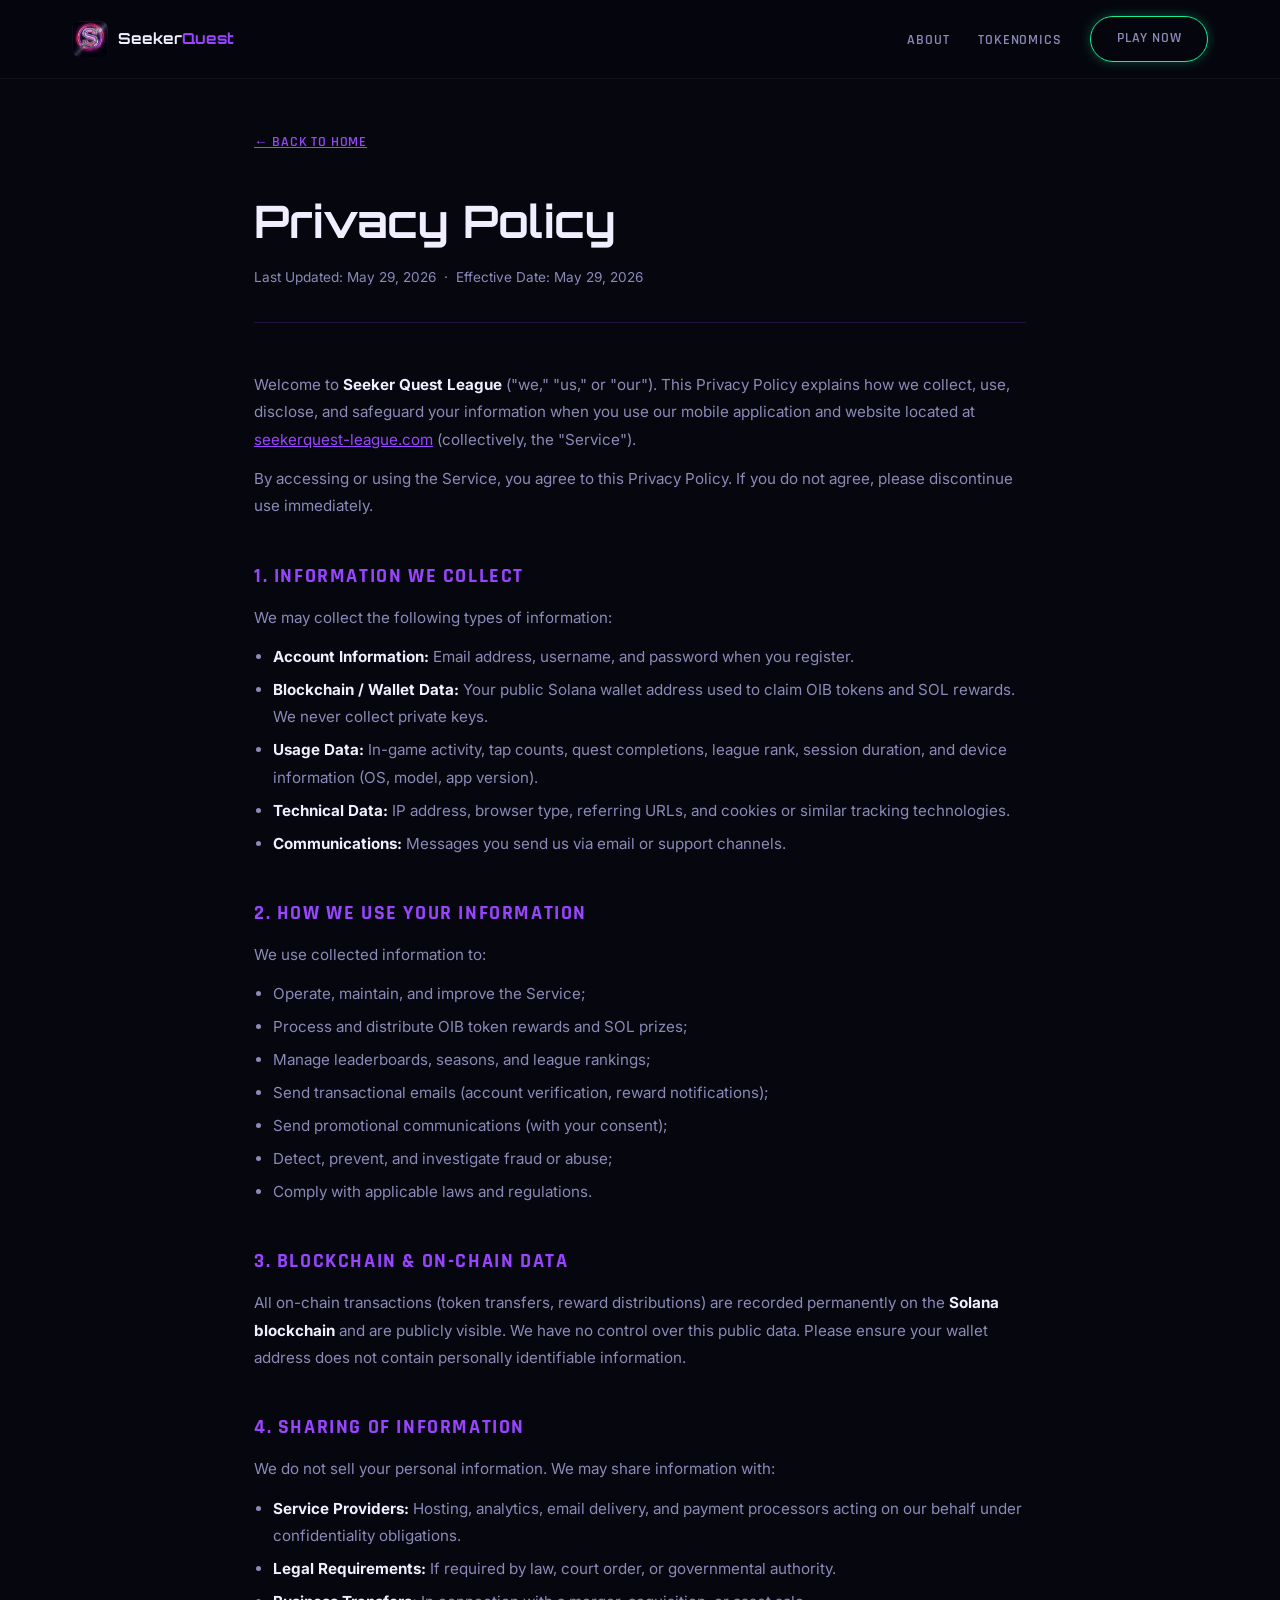
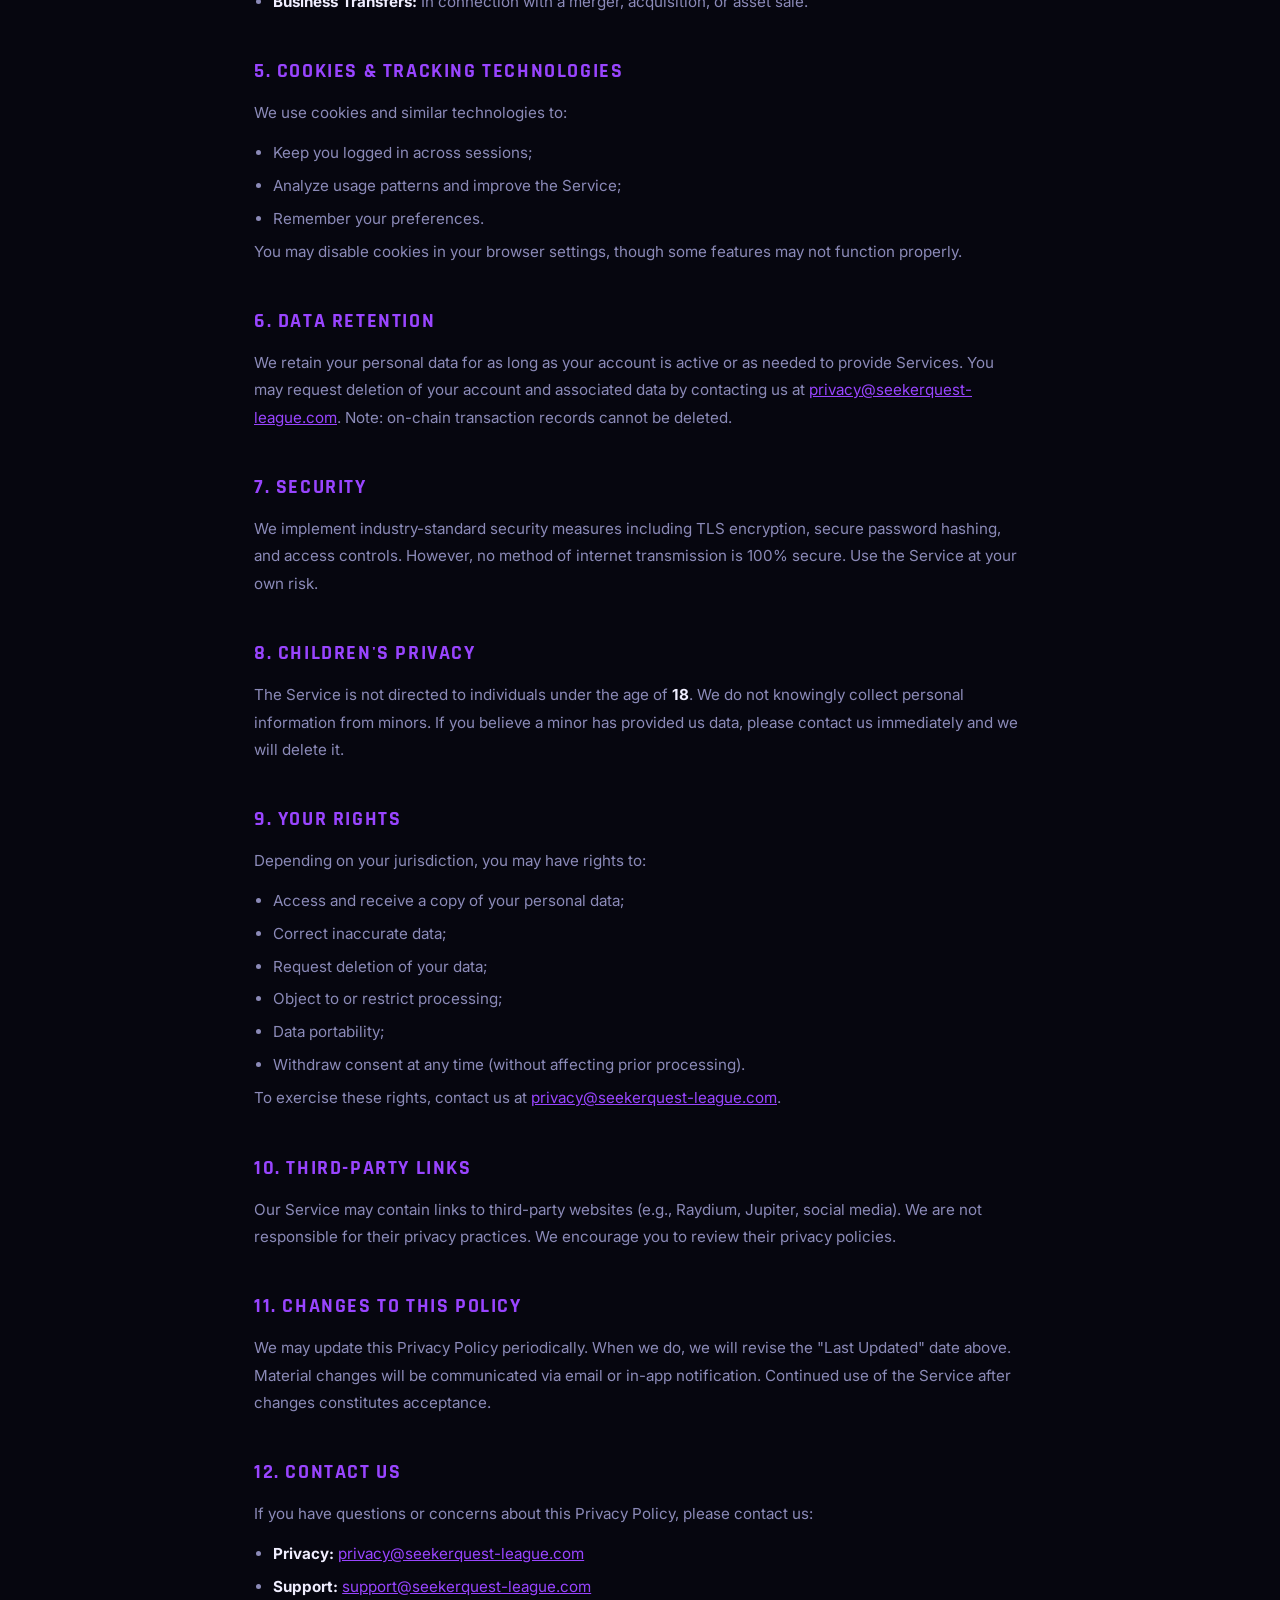
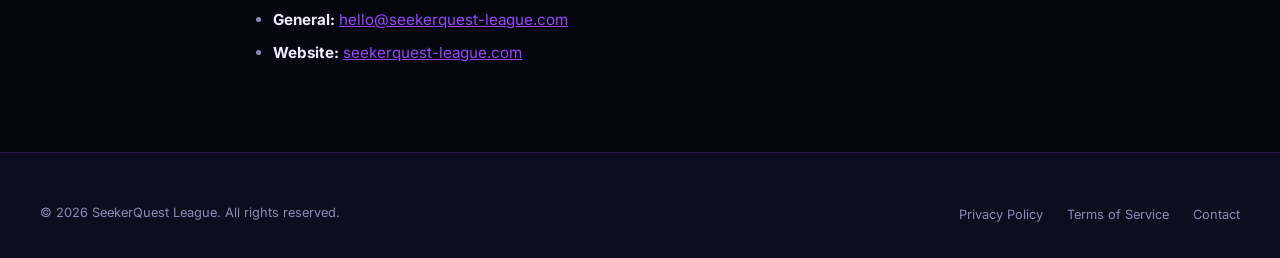
<file: privacy.html>
<!DOCTYPE html>
<html lang="en">
<head>
  <meta charset="UTF-8"/>
  <meta name="viewport" content="width=device-width, initial-scale=1.0"/>
  <title>Privacy Policy — Seeker Quest League</title>
  <link rel="icon" href="images/cleaned-cleaned-Gemini_Generated_Image_7m8kwb7m8kwb7m8k.png" type="image/png"/>
  <link rel="stylesheet" href="styles.css"/>
  <link href="https://fonts.googleapis.com/css2?family=Rajdhani:wght@400;500;600;700&family=Orbitron:wght@400;700;900&family=Inter:wght@300;400;500;600&display=swap" rel="stylesheet"/>
  <style>
    .privacy-page { max-width: 820px; margin: 0 auto; padding: 8rem 1.5rem 5rem; }
    .privacy-page h1 { font-family: 'Orbitron', sans-serif; font-size: clamp(1.8rem,4vw,2.8rem); margin-bottom: .5rem; }
    .privacy-page .meta { color: var(--muted); font-size: .85rem; margin-bottom: 3rem; padding-bottom: 2rem; border-bottom: 1px solid var(--border); }
    .privacy-page h2 { font-family: 'Rajdhani', sans-serif; font-size: 1.25rem; font-weight: 700; letter-spacing: .08em; text-transform: uppercase; color: var(--purple); margin: 2.5rem 0 .75rem; }
    .privacy-page p, .privacy-page li { color: var(--muted); font-size: .95rem; line-height: 1.8; margin-bottom: .75rem; }
    .privacy-page ul { padding-left: 1.2rem; list-style: disc; }
    .privacy-page ul li { margin-bottom: .35rem; }
    .privacy-page a { color: var(--purple); text-decoration: underline; }
    .privacy-page strong { color: var(--text); }
    .back-link { display: inline-flex; align-items: center; gap: .4rem; color: var(--muted); font-size: .85rem; margin-bottom: 2rem; font-family: 'Rajdhani', sans-serif; font-weight: 600; letter-spacing: .06em; text-transform: uppercase; transition: color var(--tr); }
    .back-link:hover { color: var(--text); }
  </style>
</head>
<body>
  <nav class="nav scrolled" id="nav">
    <div class="nav__inner">
      <a class="nav__logo" href="index.html">
        <img src="images/cleaned-cleaned-Gemini_Generated_Image_7m8kwb7m8kwb7m8k.png" alt="Logo" class="nav__logo-img" onerror="this.style.display='none'"/>
        <span class="nav__logo-text">Seeker<strong>Quest</strong></span>
      </a>
      <ul class="nav__links">
        <li><a href="index.html#about">About</a></li>
        <li><a href="index.html#tokenomics">Tokenomics</a></li>
        <li><a href="index.html#join" class="btn btn--neon">Play Now</a></li>
      </ul>
    </div>
  </nav>

  <main class="privacy-page">
    <a href="index.html" class="back-link">← Back to Home</a>
    <h1>Privacy Policy</h1>
    <p class="meta">Last Updated: May 29, 2026 &nbsp;·&nbsp; Effective Date: May 29, 2026</p>

    <p>Welcome to <strong>Seeker Quest League</strong> ("we," "us," or "our"). This Privacy Policy explains how we collect, use, disclose, and safeguard your information when you use our mobile application and website located at <a href="https://seekerquest-league.com">seekerquest-league.com</a> (collectively, the "Service").</p>
    <p>By accessing or using the Service, you agree to this Privacy Policy. If you do not agree, please discontinue use immediately.</p>

    <h2>1. Information We Collect</h2>
    <p>We may collect the following types of information:</p>
    <ul>
      <li><strong>Account Information:</strong> Email address, username, and password when you register.</li>
      <li><strong>Blockchain / Wallet Data:</strong> Your public Solana wallet address used to claim OIB tokens and SOL rewards. We never collect private keys.</li>
      <li><strong>Usage Data:</strong> In-game activity, tap counts, quest completions, league rank, session duration, and device information (OS, model, app version).</li>
      <li><strong>Technical Data:</strong> IP address, browser type, referring URLs, and cookies or similar tracking technologies.</li>
      <li><strong>Communications:</strong> Messages you send us via email or support channels.</li>
    </ul>

    <h2>2. How We Use Your Information</h2>
    <p>We use collected information to:</p>
    <ul>
      <li>Operate, maintain, and improve the Service;</li>
      <li>Process and distribute OIB token rewards and SOL prizes;</li>
      <li>Manage leaderboards, seasons, and league rankings;</li>
      <li>Send transactional emails (account verification, reward notifications);</li>
      <li>Send promotional communications (with your consent);</li>
      <li>Detect, prevent, and investigate fraud or abuse;</li>
      <li>Comply with applicable laws and regulations.</li>
    </ul>

    <h2>3. Blockchain &amp; On-Chain Data</h2>
    <p>All on-chain transactions (token transfers, reward distributions) are recorded permanently on the <strong>Solana blockchain</strong> and are publicly visible. We have no control over this public data. Please ensure your wallet address does not contain personally identifiable information.</p>

    <h2>4. Sharing of Information</h2>
    <p>We do not sell your personal information. We may share information with:</p>
    <ul>
      <li><strong>Service Providers:</strong> Hosting, analytics, email delivery, and payment processors acting on our behalf under confidentiality obligations.</li>
      <li><strong>Legal Requirements:</strong> If required by law, court order, or governmental authority.</li>
      <li><strong>Business Transfers:</strong> In connection with a merger, acquisition, or asset sale.</li>
    </ul>

    <h2>5. Cookies &amp; Tracking Technologies</h2>
    <p>We use cookies and similar technologies to:</p>
    <ul>
      <li>Keep you logged in across sessions;</li>
      <li>Analyze usage patterns and improve the Service;</li>
      <li>Remember your preferences.</li>
    </ul>
    <p>You may disable cookies in your browser settings, though some features may not function properly.</p>

    <h2>6. Data Retention</h2>
    <p>We retain your personal data for as long as your account is active or as needed to provide Services. You may request deletion of your account and associated data by contacting us at <a href="mailto:privacy@seekerquest-league.com">privacy@seekerquest-league.com</a>. Note: on-chain transaction records cannot be deleted.</p>

    <h2>7. Security</h2>
    <p>We implement industry-standard security measures including TLS encryption, secure password hashing, and access controls. However, no method of internet transmission is 100% secure. Use the Service at your own risk.</p>

    <h2>8. Children's Privacy</h2>
    <p>The Service is not directed to individuals under the age of <strong>18</strong>. We do not knowingly collect personal information from minors. If you believe a minor has provided us data, please contact us immediately and we will delete it.</p>

    <h2>9. Your Rights</h2>
    <p>Depending on your jurisdiction, you may have rights to:</p>
    <ul>
      <li>Access and receive a copy of your personal data;</li>
      <li>Correct inaccurate data;</li>
      <li>Request deletion of your data;</li>
      <li>Object to or restrict processing;</li>
      <li>Data portability;</li>
      <li>Withdraw consent at any time (without affecting prior processing).</li>
    </ul>
    <p>To exercise these rights, contact us at <a href="mailto:privacy@seekerquest-league.com">privacy@seekerquest-league.com</a>.</p>

    <h2>10. Third-Party Links</h2>
    <p>Our Service may contain links to third-party websites (e.g., Raydium, Jupiter, social media). We are not responsible for their privacy practices. We encourage you to review their privacy policies.</p>

    <h2>11. Changes to This Policy</h2>
    <p>We may update this Privacy Policy periodically. When we do, we will revise the "Last Updated" date above. Material changes will be communicated via email or in-app notification. Continued use of the Service after changes constitutes acceptance.</p>

    <h2>12. Contact Us</h2>
    <p>If you have questions or concerns about this Privacy Policy, please contact us:</p>
    <ul>
      <li><strong>Privacy:</strong> <a href="mailto:privacy@seekerquest-league.com">privacy@seekerquest-league.com</a></li>
      <li><strong>Support:</strong> <a href="mailto:support@seekerquest-league.com">support@seekerquest-league.com</a></li>
      <li><strong>General:</strong> <a href="mailto:hello@seekerquest-league.com">hello@seekerquest-league.com</a></li>
      <li><strong>Website:</strong> <a href="https://seekerquest-league.com">seekerquest-league.com</a></li>
    </ul>
  </main>

  <footer class="footer">
    <div class="container">
      <div class="footer__bottom">
        <p class="footer__copy">© 2026 SeekerQuest League. All rights reserved.</p>
        <ul class="footer__links">
          <li><a href="privacy.html">Privacy Policy</a></li>
          <li><a href="#">Terms of Service</a></li>
          <li><a href="#">Contact</a></li>
        </ul>
      </div>
    </div>
  </footer>
</body>
</html>
</file>
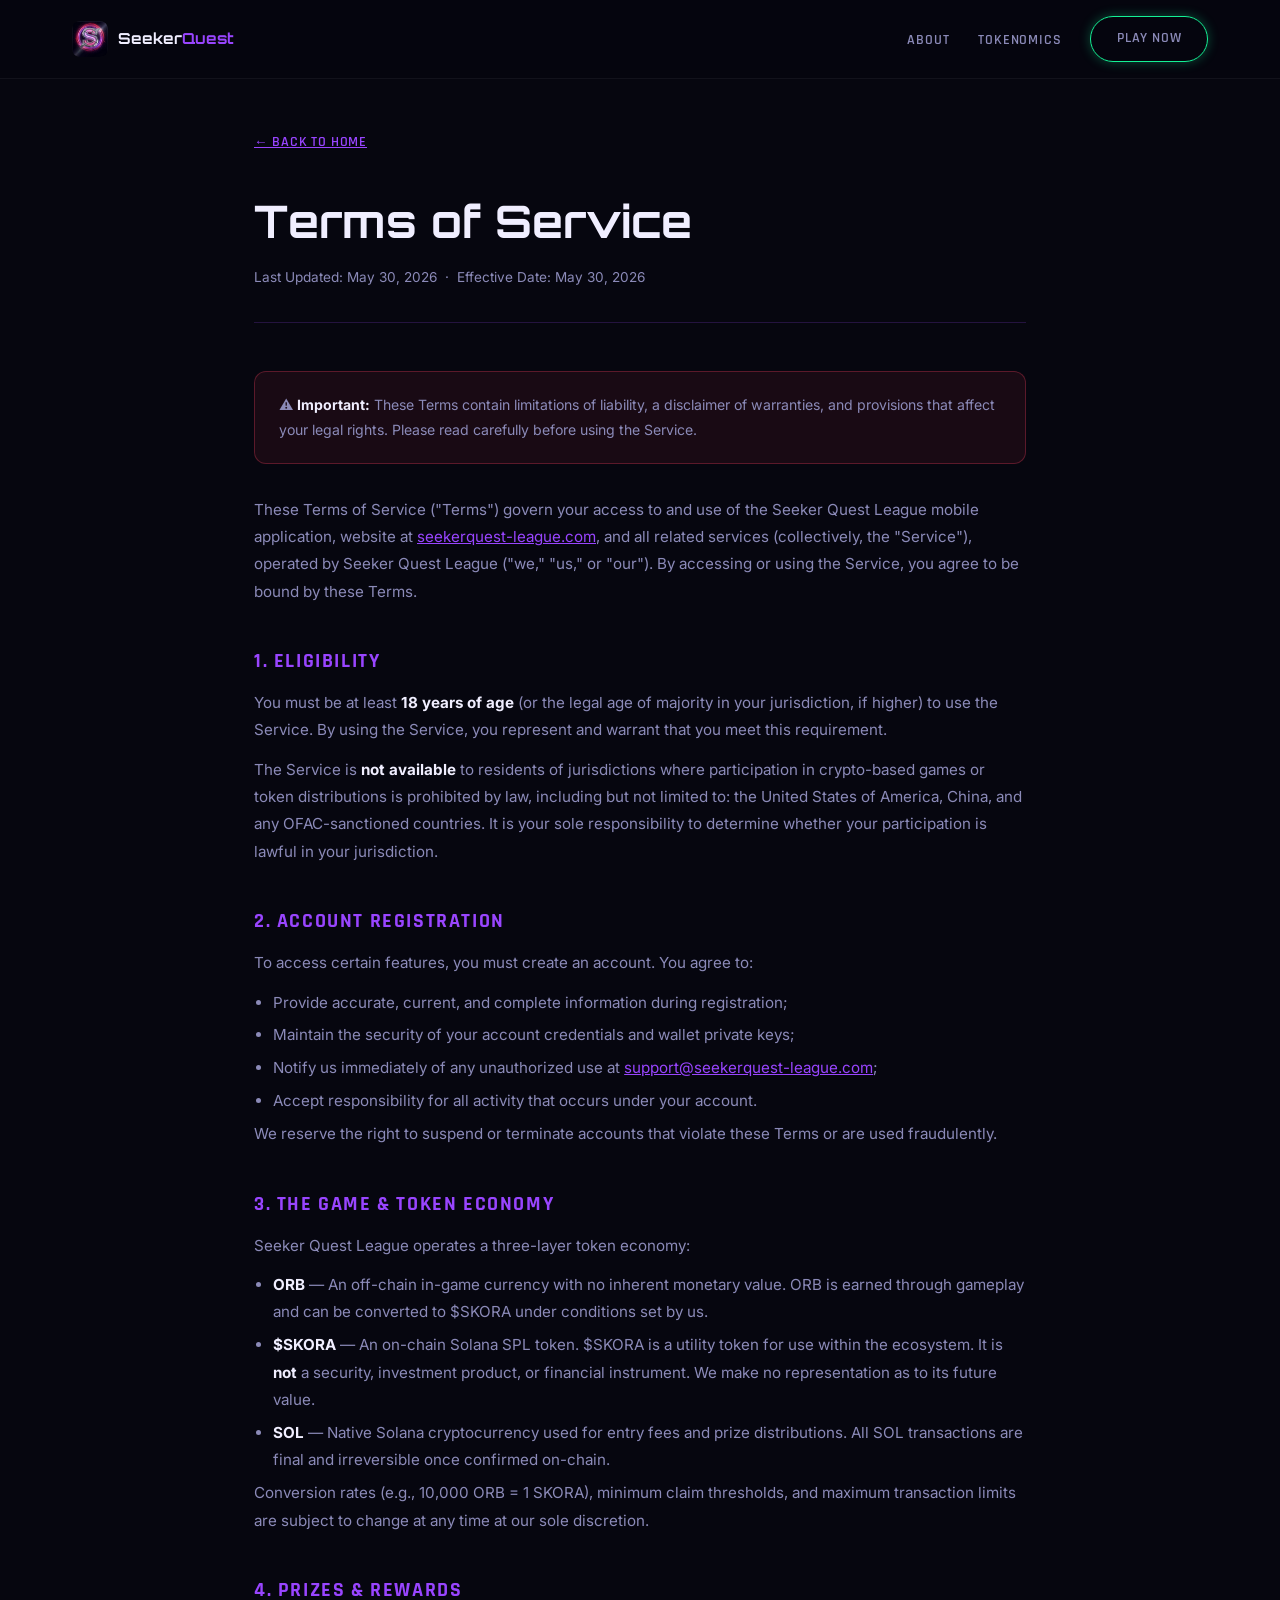
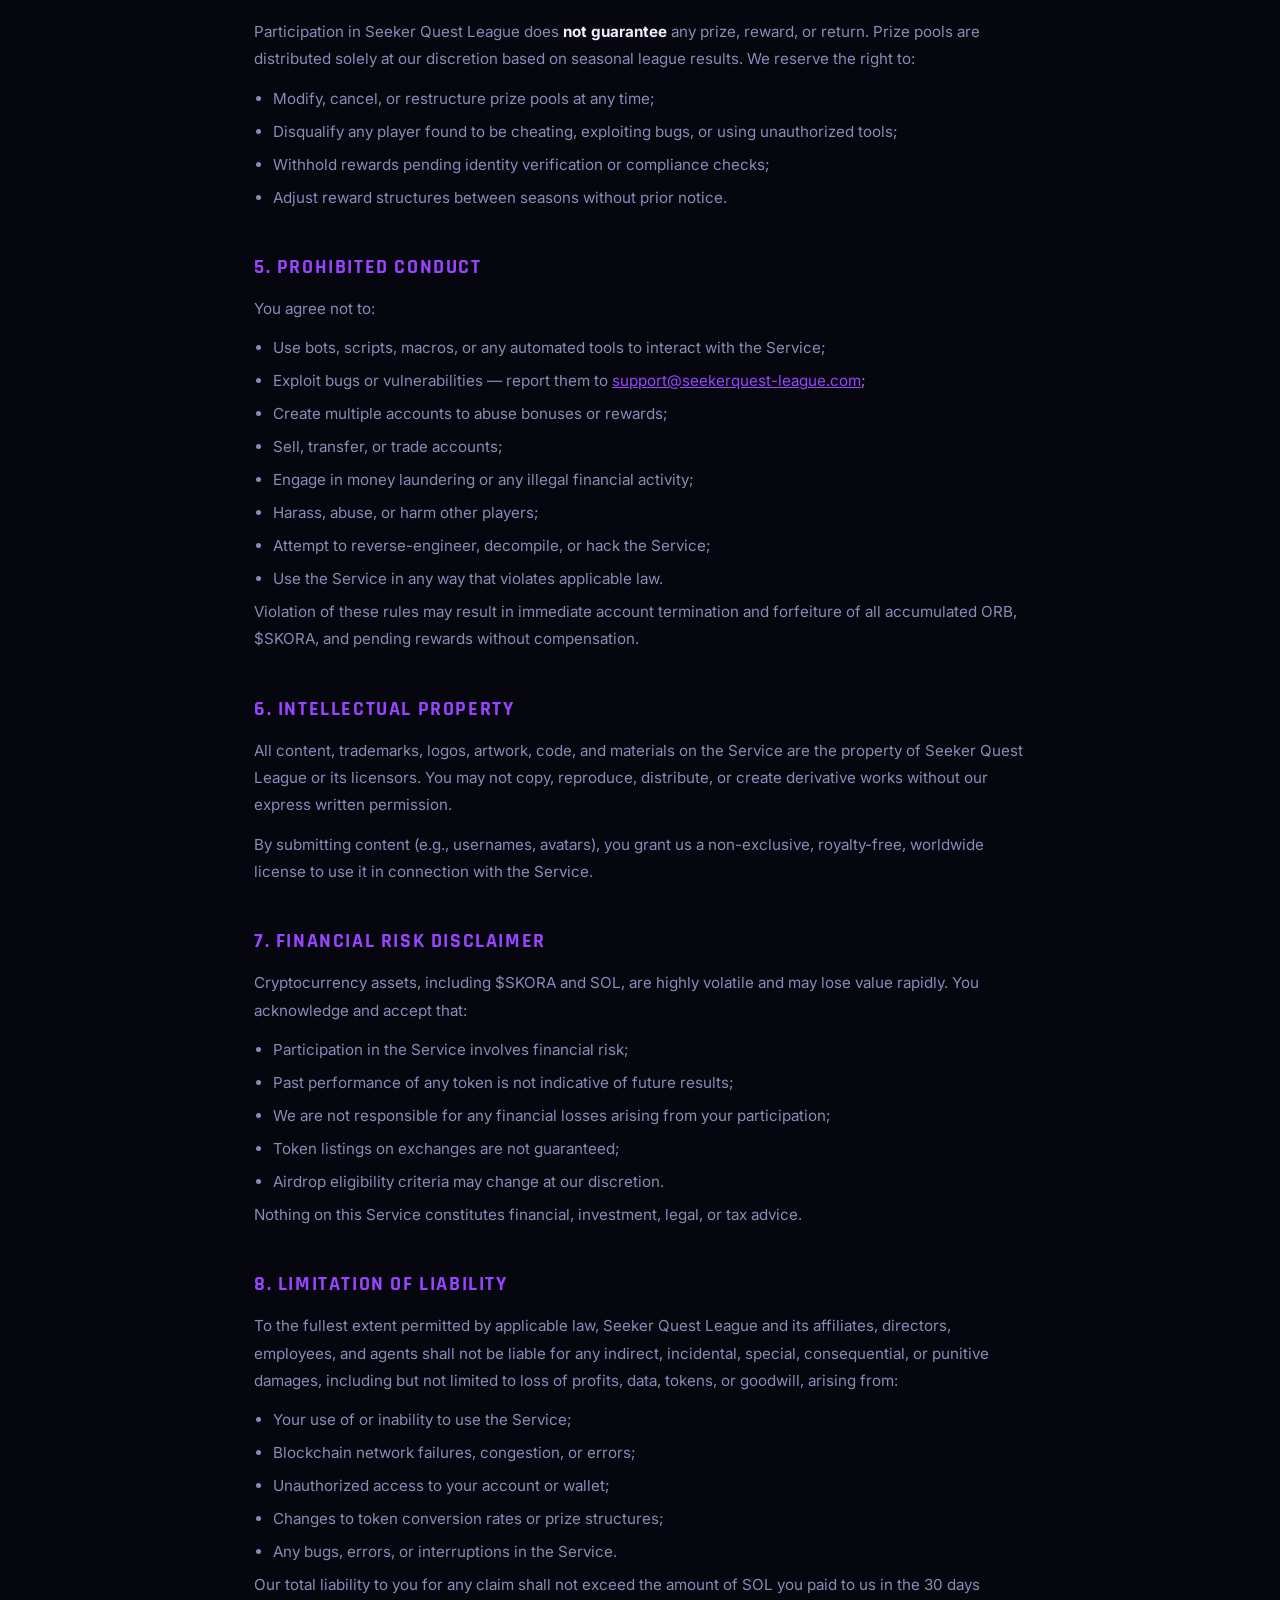
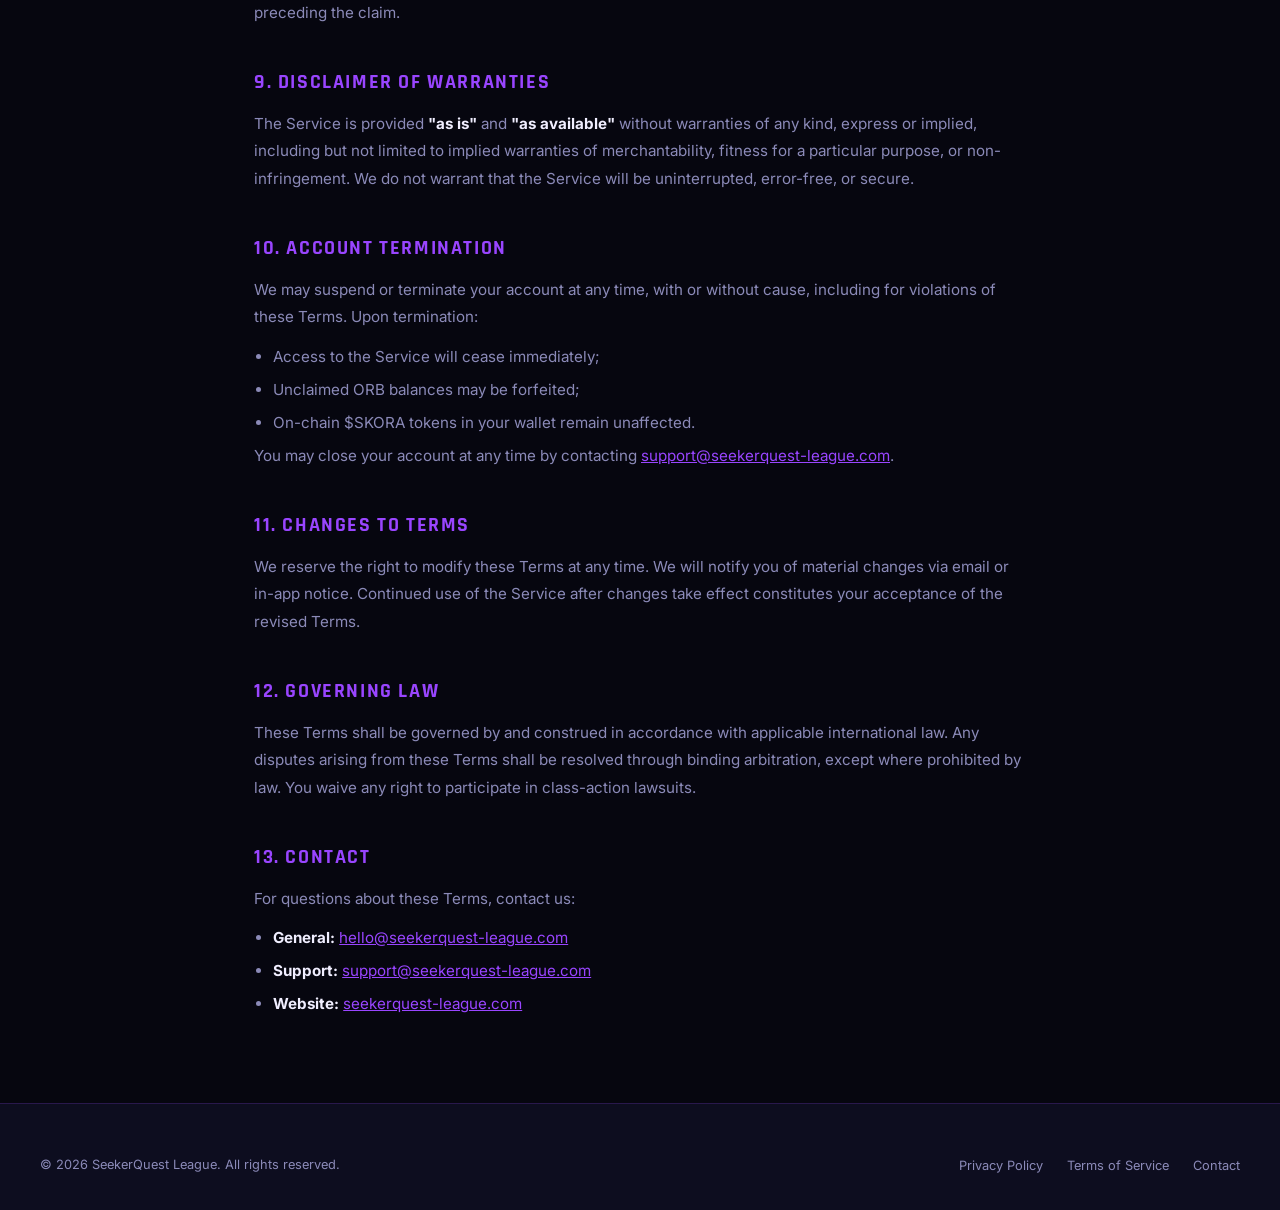
<file: terms.html>
<!DOCTYPE html>
<html lang="en">
<head>
  <meta charset="UTF-8"/>
  <meta name="viewport" content="width=device-width, initial-scale=1.0"/>
  <title>Terms of Service — Seeker Quest League</title>
  <link rel="icon" href="images/cleaned-cleaned-Gemini_Generated_Image_7m8kwb7m8kwb7m8k.png" type="image/png"/>
  <link rel="stylesheet" href="styles.css"/>
  <link href="https://fonts.googleapis.com/css2?family=Rajdhani:wght@400;500;600;700&family=Orbitron:wght@400;700;900&family=Inter:wght@300;400;500;600&display=swap" rel="stylesheet"/>
  <style>
    .legal-page { max-width: 820px; margin: 0 auto; padding: 8rem 1.5rem 5rem; }
    .legal-page h1 { font-family: 'Orbitron', sans-serif; font-size: clamp(1.8rem,4vw,2.8rem); margin-bottom: .5rem; }
    .legal-page .meta { color: var(--muted); font-size: .85rem; margin-bottom: 3rem; padding-bottom: 2rem; border-bottom: 1px solid var(--border); }
    .legal-page h2 { font-family: 'Rajdhani', sans-serif; font-size: 1.25rem; font-weight: 700; letter-spacing: .08em; text-transform: uppercase; color: var(--purple); margin: 2.5rem 0 .75rem; }
    .legal-page p, .legal-page li { color: var(--muted); font-size: .95rem; line-height: 1.8; margin-bottom: .75rem; }
    .legal-page ul { padding-left: 1.2rem; list-style: disc; }
    .legal-page ul li { margin-bottom: .35rem; }
    .legal-page a { color: var(--purple); text-decoration: underline; }
    .legal-page strong { color: var(--text); }
    .back-link { display: inline-flex; align-items: center; gap: .4rem; color: var(--muted); font-size: .85rem; margin-bottom: 2rem; font-family: 'Rajdhani', sans-serif; font-weight: 600; letter-spacing: .06em; text-transform: uppercase; transition: color var(--tr); }
    .back-link:hover { color: var(--text); }
    .warning-box { padding: 1.25rem 1.5rem; border-radius: 12px; background: rgba(244,63,94,.08); border: 1px solid rgba(244,63,94,.3); margin-bottom: 2rem; }
    .warning-box p { color: var(--muted); margin: 0; font-size: .88rem; }
  </style>
</head>
<body>
  <nav class="nav scrolled">
    <div class="nav__inner">
      <a class="nav__logo" href="index.html">
        <img src="images/cleaned-cleaned-Gemini_Generated_Image_7m8kwb7m8kwb7m8k.png" alt="Logo" class="nav__logo-img" onerror="this.style.display='none'"/>
        <span class="nav__logo-text">Seeker<strong>Quest</strong></span>
      </a>
      <ul class="nav__links">
        <li><a href="index.html#about">About</a></li>
        <li><a href="index.html#tokenomics">Tokenomics</a></li>
        <li><a href="index.html#join" class="btn btn--neon">Play Now</a></li>
      </ul>
    </div>
  </nav>

  <main class="legal-page">
    <a href="index.html" class="back-link">← Back to Home</a>
    <h1>Terms of Service</h1>
    <p class="meta">Last Updated: May 30, 2026 &nbsp;·&nbsp; Effective Date: May 30, 2026</p>

    <div class="warning-box">
      <p>⚠ <strong>Important:</strong> These Terms contain limitations of liability, a disclaimer of warranties, and provisions that affect your legal rights. Please read carefully before using the Service.</p>
    </div>

    <p>These Terms of Service ("Terms") govern your access to and use of the Seeker Quest League mobile application, website at <a href="https://seekerquest-league.com">seekerquest-league.com</a>, and all related services (collectively, the "Service"), operated by Seeker Quest League ("we," "us," or "our"). By accessing or using the Service, you agree to be bound by these Terms.</p>

    <h2>1. Eligibility</h2>
    <p>You must be at least <strong>18 years of age</strong> (or the legal age of majority in your jurisdiction, if higher) to use the Service. By using the Service, you represent and warrant that you meet this requirement.</p>
    <p>The Service is <strong>not available</strong> to residents of jurisdictions where participation in crypto-based games or token distributions is prohibited by law, including but not limited to: the United States of America, China, and any OFAC-sanctioned countries. It is your sole responsibility to determine whether your participation is lawful in your jurisdiction.</p>

    <h2>2. Account Registration</h2>
    <p>To access certain features, you must create an account. You agree to:</p>
    <ul>
      <li>Provide accurate, current, and complete information during registration;</li>
      <li>Maintain the security of your account credentials and wallet private keys;</li>
      <li>Notify us immediately of any unauthorized use at <a href="mailto:support@seekerquest-league.com">support@seekerquest-league.com</a>;</li>
      <li>Accept responsibility for all activity that occurs under your account.</li>
    </ul>
    <p>We reserve the right to suspend or terminate accounts that violate these Terms or are used fraudulently.</p>

    <h2>3. The Game &amp; Token Economy</h2>
    <p>Seeker Quest League operates a three-layer token economy:</p>
    <ul>
      <li><strong>ORB</strong> — An off-chain in-game currency with no inherent monetary value. ORB is earned through gameplay and can be converted to $SKORA under conditions set by us.</li>
      <li><strong>$SKORA</strong> — An on-chain Solana SPL token. $SKORA is a utility token for use within the ecosystem. It is <strong>not</strong> a security, investment product, or financial instrument. We make no representation as to its future value.</li>
      <li><strong>SOL</strong> — Native Solana cryptocurrency used for entry fees and prize distributions. All SOL transactions are final and irreversible once confirmed on-chain.</li>
    </ul>
    <p>Conversion rates (e.g., 10,000 ORB = 1 SKORA), minimum claim thresholds, and maximum transaction limits are subject to change at any time at our sole discretion.</p>

    <h2>4. Prizes &amp; Rewards</h2>
    <p>Participation in Seeker Quest League does <strong>not guarantee</strong> any prize, reward, or return. Prize pools are distributed solely at our discretion based on seasonal league results. We reserve the right to:</p>
    <ul>
      <li>Modify, cancel, or restructure prize pools at any time;</li>
      <li>Disqualify any player found to be cheating, exploiting bugs, or using unauthorized tools;</li>
      <li>Withhold rewards pending identity verification or compliance checks;</li>
      <li>Adjust reward structures between seasons without prior notice.</li>
    </ul>

    <h2>5. Prohibited Conduct</h2>
    <p>You agree not to:</p>
    <ul>
      <li>Use bots, scripts, macros, or any automated tools to interact with the Service;</li>
      <li>Exploit bugs or vulnerabilities — report them to <a href="mailto:support@seekerquest-league.com">support@seekerquest-league.com</a>;</li>
      <li>Create multiple accounts to abuse bonuses or rewards;</li>
      <li>Sell, transfer, or trade accounts;</li>
      <li>Engage in money laundering or any illegal financial activity;</li>
      <li>Harass, abuse, or harm other players;</li>
      <li>Attempt to reverse-engineer, decompile, or hack the Service;</li>
      <li>Use the Service in any way that violates applicable law.</li>
    </ul>
    <p>Violation of these rules may result in immediate account termination and forfeiture of all accumulated ORB, $SKORA, and pending rewards without compensation.</p>

    <h2>6. Intellectual Property</h2>
    <p>All content, trademarks, logos, artwork, code, and materials on the Service are the property of Seeker Quest League or its licensors. You may not copy, reproduce, distribute, or create derivative works without our express written permission.</p>
    <p>By submitting content (e.g., usernames, avatars), you grant us a non-exclusive, royalty-free, worldwide license to use it in connection with the Service.</p>

    <h2>7. Financial Risk Disclaimer</h2>
    <p>Cryptocurrency assets, including $SKORA and SOL, are highly volatile and may lose value rapidly. You acknowledge and accept that:</p>
    <ul>
      <li>Participation in the Service involves financial risk;</li>
      <li>Past performance of any token is not indicative of future results;</li>
      <li>We are not responsible for any financial losses arising from your participation;</li>
      <li>Token listings on exchanges are not guaranteed;</li>
      <li>Airdrop eligibility criteria may change at our discretion.</li>
    </ul>
    <p>Nothing on this Service constitutes financial, investment, legal, or tax advice.</p>

    <h2>8. Limitation of Liability</h2>
    <p>To the fullest extent permitted by applicable law, Seeker Quest League and its affiliates, directors, employees, and agents shall not be liable for any indirect, incidental, special, consequential, or punitive damages, including but not limited to loss of profits, data, tokens, or goodwill, arising from:</p>
    <ul>
      <li>Your use of or inability to use the Service;</li>
      <li>Blockchain network failures, congestion, or errors;</li>
      <li>Unauthorized access to your account or wallet;</li>
      <li>Changes to token conversion rates or prize structures;</li>
      <li>Any bugs, errors, or interruptions in the Service.</li>
    </ul>
    <p>Our total liability to you for any claim shall not exceed the amount of SOL you paid to us in the 30 days preceding the claim.</p>

    <h2>9. Disclaimer of Warranties</h2>
    <p>The Service is provided <strong>"as is"</strong> and <strong>"as available"</strong> without warranties of any kind, express or implied, including but not limited to implied warranties of merchantability, fitness for a particular purpose, or non-infringement. We do not warrant that the Service will be uninterrupted, error-free, or secure.</p>

    <h2>10. Account Termination</h2>
    <p>We may suspend or terminate your account at any time, with or without cause, including for violations of these Terms. Upon termination:</p>
    <ul>
      <li>Access to the Service will cease immediately;</li>
      <li>Unclaimed ORB balances may be forfeited;</li>
      <li>On-chain $SKORA tokens in your wallet remain unaffected.</li>
    </ul>
    <p>You may close your account at any time by contacting <a href="mailto:support@seekerquest-league.com">support@seekerquest-league.com</a>.</p>

    <h2>11. Changes to Terms</h2>
    <p>We reserve the right to modify these Terms at any time. We will notify you of material changes via email or in-app notice. Continued use of the Service after changes take effect constitutes your acceptance of the revised Terms.</p>

    <h2>12. Governing Law</h2>
    <p>These Terms shall be governed by and construed in accordance with applicable international law. Any disputes arising from these Terms shall be resolved through binding arbitration, except where prohibited by law. You waive any right to participate in class-action lawsuits.</p>

    <h2>13. Contact</h2>
    <p>For questions about these Terms, contact us:</p>
    <ul>
      <li><strong>General:</strong> <a href="mailto:hello@seekerquest-league.com">hello@seekerquest-league.com</a></li>
      <li><strong>Support:</strong> <a href="mailto:support@seekerquest-league.com">support@seekerquest-league.com</a></li>
      <li><strong>Website:</strong> <a href="https://seekerquest-league.com">seekerquest-league.com</a></li>
    </ul>
  </main>

  <footer class="footer">
    <div class="container">
      <div class="footer__bottom">
        <p class="footer__copy">© 2026 SeekerQuest League. All rights reserved.</p>
        <ul class="footer__links">
          <li><a href="privacy.html">Privacy Policy</a></li>
          <li><a href="terms.html">Terms of Service</a></li>
          <li><a href="mailto:hello@seekerquest-league.com">Contact</a></li>
        </ul>
      </div>
    </div>
  </footer>
</body>
</html>
</file>
<file: styles.css>
/* ── Reset & Base ── */
*, *::before, *::after { box-sizing: border-box; margin: 0; padding: 0; }

:root {
  --bg:         #06060f;
  --surface:    #0d0d1f;
  --surface2:   #12122a;
  --border:     rgba(153,69,255,.2);
  --purple:     #9945FF;
  --pink:       #e040fb;
  --green:      #14F195;
  --cyan:       #06b6d4;
  --gold:       #f59e0b;
  --red:        #f43f5e;
  --text:       #f0eeff;
  --muted:      #8b8ab8;
  --radius:     16px;
  --tr:         .3s cubic-bezier(.4,0,.2,1);
}

html { scroll-behavior: smooth; }
body { font-family: 'Inter', sans-serif; background: var(--bg); color: var(--text); line-height: 1.6; overflow-x: hidden; }
a { text-decoration: none; color: inherit; }
ul { list-style: none; }

/* ── Utility ── */
.container { width: min(1200px, 100% - 2.5rem); margin-inline: auto; }
.gradient-text { background: linear-gradient(135deg, var(--purple), var(--pink), var(--green)); -webkit-background-clip: text; -webkit-text-fill-color: transparent; background-clip: text; }

/* ── Buttons ── */
.btn { display: inline-flex; align-items: center; gap: .5rem; padding: .7rem 1.6rem; border-radius: 9999px; font-size: .9rem; font-weight: 600; letter-spacing: .04em; cursor: pointer; border: none; transition: var(--tr); font-family: 'Rajdhani', sans-serif; text-transform: uppercase; }
.btn--primary { background: linear-gradient(135deg, var(--purple), var(--pink)); color: #fff; box-shadow: 0 4px 24px rgba(153,69,255,.5); }
.btn--primary:hover { transform: translateY(-2px); box-shadow: 0 8px 40px rgba(153,69,255,.7); }
.btn--glass { background: rgba(255,255,255,.07); color: var(--text); border: 1.5px solid rgba(255,255,255,.15); backdrop-filter: blur(8px); }
.btn--glass:hover { background: rgba(255,255,255,.12); }
.btn--neon { background: transparent; color: var(--green); border: 1.5px solid var(--green); box-shadow: 0 0 12px rgba(20,241,149,.3); }
.btn--neon:hover { background: var(--green); color: #000; box-shadow: 0 0 24px rgba(20,241,149,.6); }
.btn--lg { padding: .9rem 2.2rem; font-size: 1rem; }

/* ── Section ── */
.section { padding: 7rem 0; }
.section__header { text-align: center; margin-bottom: 4rem; }
.section__tag { display: inline-block; padding: .3rem 1rem; border-radius: 9999px; background: rgba(153,69,255,.15); border: 1px solid rgba(153,69,255,.35); color: var(--purple); font-size: .72rem; font-weight: 700; letter-spacing: .14em; text-transform: uppercase; margin-bottom: 1rem; font-family: 'Rajdhani', sans-serif; }
.section__title { font-family: 'Orbitron', sans-serif; font-size: clamp(1.8rem, 4vw, 2.8rem); font-weight: 700; line-height: 1.15; margin-bottom: .75rem; }
.section__desc { color: var(--muted); max-width: 520px; margin-inline: auto; }
.section__desc strong { color: var(--text); }

/* ── Nav ── */
.nav { position: fixed; top: 0; left: 0; right: 0; z-index: 100; transition: background var(--tr), box-shadow var(--tr); }
.nav.scrolled { background: rgba(6,6,15,.9); backdrop-filter: blur(20px); box-shadow: 0 1px 0 rgba(255,255,255,.05); }
.nav__inner { display: flex; align-items: center; justify-content: space-between; padding: 1rem 2rem; max-width: 1200px; margin-inline: auto; }
.nav__logo { display: flex; align-items: center; gap: .6rem; }
.nav__logo-img { width: 36px; height: 36px; border-radius: 8px; object-fit: cover; }
.nav__logo-text { font-family: 'Orbitron', sans-serif; font-size: .95rem; font-weight: 700; }
.nav__logo-text strong { color: var(--purple); }
.nav__links { display: flex; align-items: center; gap: 1.8rem; }
.nav__links a { font-size: .85rem; color: var(--muted); transition: color var(--tr); font-family: 'Rajdhani', sans-serif; font-weight: 600; letter-spacing: .06em; text-transform: uppercase; }
.nav__links a:hover { color: var(--text); }
.nav__burger { display: none; flex-direction: column; gap: 5px; background: none; border: none; cursor: pointer; padding: .5rem; }
.nav__burger span { display: block; width: 24px; height: 2px; background: var(--text); border-radius: 2px; transition: var(--tr); }
.nav__mobile { display: none; flex-direction: column; background: rgba(6,6,15,.97); padding: 1rem 2rem 1.5rem; }
.nav__mobile li a { display: block; padding: .75rem 0; border-bottom: 1px solid rgba(255,255,255,.06); color: var(--muted); font-family: 'Rajdhani', sans-serif; font-weight: 600; }
.nav__mobile.open { display: flex; }

/* ── Hero ── */
.hero { position: relative; min-height: 100vh; display: flex; align-items: center; justify-content: center; text-align: center; overflow: hidden; }
.hero__bg { position: absolute; inset: 0; }
.hero__banner { position: absolute; inset: 0; width: 100%; height: 100%; object-fit: cover; object-position: center; opacity: .35; }
.hero__overlay { position: absolute; inset: 0; background: linear-gradient(to bottom, rgba(6,6,15,.4) 0%, rgba(6,6,15,.6) 50%, rgba(6,6,15,1) 100%); }

/* Particles */
.particles { position: absolute; inset: 0; pointer-events: none; }
.particle { position: absolute; border-radius: 50%; animation: particle-float linear infinite; }

@keyframes particle-float { 0% { transform: translateY(100vh) scale(0); opacity: 0; } 10% { opacity: 1; } 90% { opacity: 1; } 100% { transform: translateY(-100px) scale(1); opacity: 0; } }

.hero__content { position: relative; z-index: 1; padding: 6rem 1rem 2rem; }
.hero__badge { display: inline-flex; align-items: center; gap: .5rem; padding: .35rem 1rem; border-radius: 9999px; background: rgba(20,241,149,.1); border: 1px solid rgba(20,241,149,.4); color: var(--green); font-size: .72rem; font-weight: 700; letter-spacing: .12em; text-transform: uppercase; margin-bottom: 2rem; font-family: 'Rajdhani', sans-serif; }
.badge-dot { width: 7px; height: 7px; border-radius: 50%; background: var(--green); box-shadow: 0 0 8px var(--green); animation: pulse-dot 1.5s ease infinite; }
@keyframes pulse-dot { 0%,100%{ opacity:1; transform:scale(1); } 50%{ opacity:.4; transform:scale(.7); } }

.hero__title { font-family: 'Orbitron', sans-serif; font-weight: 900; line-height: .95; margin-bottom: 1rem; }
.hero__title-line1 { display: block; font-size: clamp(2.5rem, 9vw, 7.5rem); background: linear-gradient(135deg, #fff 40%, var(--muted) 100%); -webkit-background-clip: text; -webkit-text-fill-color: transparent; background-clip: text; }
.hero__title-line2 { display: block; font-size: clamp(3rem, 13vw, 10rem); background: linear-gradient(135deg, var(--purple), var(--pink)); -webkit-background-clip: text; -webkit-text-fill-color: transparent; background-clip: text; text-shadow: none; filter: drop-shadow(0 0 40px rgba(153,69,255,.6)); }

.hero__tagline { font-family: 'Rajdhani', sans-serif; font-size: clamp(1rem, 2.5vw, 1.4rem); font-weight: 700; letter-spacing: .2em; text-transform: uppercase; color: var(--muted); margin-bottom: 1rem; }
.hero__tagline em { font-style: normal; color: var(--green); text-shadow: 0 0 16px rgba(20,241,149,.6); }
.hero__sub { font-size: clamp(.9rem, 1.5vw, 1.05rem); color: var(--muted); max-width: 560px; margin: 0 auto 2.5rem; }
.hero__actions { display: flex; gap: 1rem; justify-content: center; flex-wrap: wrap; margin-bottom: 2rem; }
.hero__powered { display: flex; align-items: center; justify-content: center; gap: .5rem; color: var(--muted); font-size: .8rem; }
.solana-logo { width: 80px; }
.sol-text { font-family: 'Rajdhani', sans-serif; font-weight: 700; font-size: 1rem; background: linear-gradient(135deg, #9945FF, #14F195); -webkit-background-clip: text; -webkit-text-fill-color: transparent; background-clip: text; }

.hero__scroll { position: absolute; bottom: 2rem; left: 50%; transform: translateX(-50%); }
.scroll-line { width: 1px; height: 60px; background: linear-gradient(to bottom, var(--purple), transparent); animation: scroll-anim 2s ease-in-out infinite; }
@keyframes scroll-anim { 0%{transform:scaleY(0);transform-origin:top;opacity:1;} 50%{transform:scaleY(1);transform-origin:top;} 51%{transform-origin:bottom;} 100%{transform:scaleY(0);transform-origin:bottom;opacity:0;} }

/* ── Stats Bar ── */
.statsbar { background: var(--surface); border-top: 1px solid var(--border); border-bottom: 1px solid var(--border); padding: 1.5rem 0; }
.statsbar__inner { display: flex; align-items: center; justify-content: center; flex-wrap: wrap; gap: 1rem; max-width: 1200px; margin-inline: auto; padding: 0 2rem; }
.statitem { text-align: center; padding: .5rem 1.5rem; }
.statitem__val { display: block; font-family: 'Orbitron', sans-serif; font-size: 1.6rem; font-weight: 700; background: linear-gradient(135deg, var(--purple), var(--green)); -webkit-background-clip: text; -webkit-text-fill-color: transparent; background-clip: text; }
.statitem__lbl { font-size: .72rem; color: var(--muted); letter-spacing: .1em; text-transform: uppercase; font-family: 'Rajdhani', sans-serif; font-weight: 600; }
.statitem__sep { width: 1px; height: 40px; background: var(--border); }

/* ── About ── */
.about { background: var(--surface); }
.about__grid { display: grid; grid-template-columns: 1fr 1fr; gap: 5rem; align-items: center; }
.about__text .section__tag { display: inline-block; }
.about__text h2 { text-align: left; margin-bottom: 1.25rem; }
.about__text p { color: var(--muted); margin-bottom: 1rem; font-size: .95rem; }
.about__text p strong { color: var(--text); }
.about__chips { display: flex; flex-wrap: wrap; gap: .5rem; margin-top: 1.5rem; }
.chip { padding: .35rem .9rem; border-radius: 9999px; background: rgba(153,69,255,.12); border: 1px solid rgba(153,69,255,.3); font-size: .8rem; color: var(--text); }

/* Orbit */
.about__visual { display: flex; justify-content: center; align-items: center; }
.orbit-card { position: relative; width: 260px; height: 260px; display: flex; align-items: center; justify-content: center; }
.orbit-card__logo { width: 90px; height: 90px; border-radius: 20px; position: relative; z-index: 2; animation: float 4s ease-in-out infinite; }
.orbit-ring { position: absolute; border-radius: 50%; border: 1px solid rgba(153,69,255,.3); }
.orbit-ring--1 { width: 120px; height: 120px; border-color: rgba(153,69,255,.4); animation: spin-ring 8s linear infinite; }
.orbit-ring--2 { width: 200px; height: 200px; border-color: rgba(224,64,251,.25); animation: spin-ring 14s linear infinite reverse; }
.orbit-ring--3 { width: 260px; height: 260px; border-color: rgba(20,241,149,.15); animation: spin-ring 20s linear infinite; }
.orbit-dot { position: absolute; font-size: 1.4rem; animation: orbit-dot 8s linear infinite; }
.dot--1 { animation-duration: 8s; }
.dot--2 { animation-duration: 12s; animation-delay: -3s; }
.dot--3 { animation-duration: 10s; animation-delay: -5s; }
.dot--4 { animation-duration: 14s; animation-delay: -7s; }

@keyframes spin-ring { to { transform: rotate(360deg); } }
@keyframes float { 0%,100%{transform:translateY(0);} 50%{transform:translateY(-12px);} }
@keyframes orbit-dot {
  0%   { transform: rotate(0deg)   translateX(100px) rotate(0deg); }
  100% { transform: rotate(360deg) translateX(100px) rotate(-360deg); }
}

/* ── How to Play ── */
.how { background: var(--bg); }
.steps { display: flex; align-items: flex-start; justify-content: center; gap: 1rem; flex-wrap: wrap; }
.step { flex: 1 1 260px; max-width: 300px; padding: 2.5rem 2rem; border-radius: var(--radius); background: var(--surface); border: 1px solid var(--border); text-align: center; position: relative; transition: transform var(--tr), box-shadow var(--tr); }
.step:hover { transform: translateY(-6px); box-shadow: 0 12px 40px rgba(153,69,255,.2); }
.step__num { font-family: 'Orbitron', sans-serif; font-size: .7rem; color: var(--purple); letter-spacing: .2em; margin-bottom: .75rem; }
.step__icon { font-size: 2.5rem; margin-bottom: 1rem; }
.step h3 { font-family: 'Rajdhani', sans-serif; font-size: 1.15rem; font-weight: 700; letter-spacing: .05em; margin-bottom: .5rem; text-transform: uppercase; }
.step p { color: var(--muted); font-size: .875rem; }
.step__arrow { font-size: 1.5rem; color: var(--border); align-self: center; margin-top: 0; }

/* ── Tokenomics ── */
.tokenomics { background: var(--surface); position: relative; overflow: hidden; }
.tokenomics__bg { position: absolute; inset: 0; pointer-events: none; }
.tok-orb { position: absolute; border-radius: 50%; filter: blur(100px); }
.tok-orb--1 { width: 500px; height: 500px; background: radial-gradient(circle, rgba(153,69,255,.25), transparent 70%); top: -100px; right: -100px; }
.tok-orb--2 { width: 400px; height: 400px; background: radial-gradient(circle, rgba(20,241,149,.15), transparent 70%); bottom: -100px; left: -100px; }

.tok__grid { display: grid; grid-template-columns: auto 1fr; gap: 4rem; align-items: start; margin-bottom: 4rem; }

/* Pie */
.tok__chart-wrap { display: flex; flex-direction: column; align-items: center; gap: 2rem; }
.tok__chart { position: relative; }
.pie-svg { width: 220px; height: 220px; }
.pie-seg { fill: none; transition: stroke-dasharray .8s ease; }
.pie-label-main { font-family: 'Orbitron', sans-serif; font-size: 22px; font-weight: 900; fill: #fff; }
.pie-label-sub { font-family: 'Rajdhani', sans-serif; font-size: 14px; fill: var(--muted); }
.tok__legend { display: flex; flex-direction: column; gap: .6rem; min-width: 200px; }
.legend-item { display: flex; align-items: center; gap: .6rem; font-size: .85rem; }
.legend-item span:nth-child(2) { flex: 1; color: var(--muted); }
.legend-item strong { color: var(--text); font-family: 'Rajdhani', sans-serif; font-size: 1rem; }
.legend-dot { width: 12px; height: 12px; border-radius: 3px; flex-shrink: 0; }

/* Metrics Cards */
.tok__metrics { display: grid; grid-template-columns: repeat(2, 1fr); gap: 1rem; }
.tok-card { display: flex; align-items: center; gap: 1rem; padding: 1.25rem 1.5rem; border-radius: var(--radius); background: var(--bg); border: 1px solid var(--border); transition: transform var(--tr), box-shadow var(--tr); }
.tok-card:hover { transform: translateY(-3px); }
.tok-card__icon { font-size: 1.8rem; }
.tok-card__label { font-size: .7rem; color: var(--muted); letter-spacing: .1em; text-transform: uppercase; font-family: 'Rajdhani', sans-serif; }
.tok-card__val { font-family: 'Orbitron', sans-serif; font-size: .95rem; font-weight: 700; }
.tok-card--purple { border-color: rgba(153,69,255,.4); box-shadow: 0 0 20px rgba(153,69,255,.08); }
.tok-card--purple .tok-card__val { color: var(--purple); }
.tok-card--green { border-color: rgba(20,241,149,.3); }
.tok-card--green .tok-card__val { color: var(--green); }
.tok-card--cyan { border-color: rgba(6,182,212,.3); }
.tok-card--cyan .tok-card__val { color: var(--cyan); }
.tok-card--pink { border-color: rgba(224,64,251,.3); }
.tok-card--pink .tok-card__val { color: var(--pink); }
.tok-card--gold { border-color: rgba(245,158,11,.3); }
.tok-card--gold .tok-card__val { color: var(--gold); }
.tok-card--red { border-color: rgba(244,63,94,.3); }
.tok-card--red .tok-card__val { color: var(--red); }

/* 3-Token Economy */
.token-economy { display: grid; grid-template-columns: repeat(3,1fr); gap: 1.25rem; margin-bottom: 3.5rem; }
.te-card { padding: 1.75rem; border-radius: var(--radius); background: var(--bg); border: 1px solid var(--border); transition: transform var(--tr), box-shadow var(--tr); }
.te-card:hover { transform: translateY(-4px); }
.te-card__header { display: flex; align-items: center; gap: .75rem; margin-bottom: .75rem; }
.te-card__icon { font-size: 1.8rem; }
.te-card__name { font-family: 'Orbitron', sans-serif; font-size: 1.1rem; font-weight: 700; }
.te-card__type { font-size: .72rem; color: var(--muted); letter-spacing: .06em; text-transform: uppercase; font-family: 'Rajdhani', sans-serif; }
.te-card__desc { font-size: .85rem; color: var(--muted); line-height: 1.6; margin-bottom: .75rem; }
.te-card__badges { display: flex; flex-direction: column; gap: .4rem; }
.te-badge { display: inline-block; padding: .3rem .75rem; border-radius: 9999px; font-size: .72rem; font-weight: 700; font-family: 'Rajdhani', sans-serif; letter-spacing: .05em; }
.te-badge--hot { background: rgba(153,69,255,.15); border: 1px solid rgba(153,69,255,.4); color: var(--purple); }
.te-badge--airdrop { background: rgba(20,241,149,.12); border: 1px solid rgba(20,241,149,.35); color: var(--green); }
.te-card--sol { border-color: rgba(245,158,11,.3); }
.te-card--sol .te-card__name { color: var(--gold); }
.te-card--skora { border-color: rgba(153,69,255,.4); box-shadow: 0 0 30px rgba(153,69,255,.1); }
.te-card--skora .te-card__name { background: linear-gradient(135deg, var(--purple), var(--pink)); -webkit-background-clip: text; -webkit-text-fill-color: transparent; background-clip: text; }
.te-card--orb { border-color: rgba(6,182,212,.3); }
.te-card--orb .te-card__name { color: var(--cyan); }

/* Vesting */
.vesting { padding: 3rem; background: var(--bg); border-radius: var(--radius); border: 1px solid var(--border); }
.vesting__title { font-family: 'Orbitron', sans-serif; font-size: 1.1rem; margin-bottom: 2rem; }
.vesting__bars { display: flex; flex-direction: column; gap: 1.5rem; }
.vbar__label { font-family: 'Rajdhani', sans-serif; font-weight: 700; font-size: .9rem; letter-spacing: .05em; text-transform: uppercase; margin-bottom: .4rem; display: flex; justify-content: space-between; }
.vbar__track { height: 8px; background: rgba(255,255,255,.06); border-radius: 9999px; overflow: hidden; margin-bottom: .3rem; }
.vbar__fill { height: 100%; border-radius: 9999px; width: 0; transition: width 1.2s ease; }
.vbar__note { font-size: .75rem; color: var(--muted); }

/* ── Roadmap ── */
.roadmap { background: var(--bg); }
.timeline { display: flex; gap: 0; position: relative; }
.timeline::before { content: ''; position: absolute; top: 28px; left: 28px; right: 28px; height: 2px; background: linear-gradient(90deg, var(--purple), var(--pink), var(--green)); opacity: .3; z-index: 0; }
.tl-item { flex: 1; padding: 0 1rem; position: relative; }
.tl-dot { width: 14px; height: 14px; border-radius: 50%; background: var(--surface); border: 2px solid var(--border); margin: 0 auto 1.5rem; position: relative; z-index: 1; }
.tl-item--done .tl-dot { background: var(--green); border-color: var(--green); box-shadow: 0 0 12px rgba(20,241,149,.6); }
.tl-item--active .tl-dot { background: var(--purple); border-color: var(--purple); box-shadow: 0 0 12px rgba(153,69,255,.7); animation: pulse-dot 2s ease infinite; }
.tl-content { padding: 1.5rem; background: var(--surface); border-radius: var(--radius); border: 1px solid var(--border); }
.tl-item--done .tl-content { border-color: rgba(20,241,149,.25); }
.tl-item--active .tl-content { border-color: rgba(153,69,255,.4); background: rgba(153,69,255,.05); }
.tl-phase { font-family: 'Orbitron', sans-serif; font-size: .65rem; color: var(--muted); letter-spacing: .15em; margin-bottom: .5rem; text-transform: uppercase; }
.tl-item--done .tl-phase { color: var(--green); }
.tl-item--active .tl-phase { color: var(--purple); }
.tl-content h4 { font-family: 'Rajdhani', sans-serif; font-size: 1rem; font-weight: 700; letter-spacing: .06em; text-transform: uppercase; margin-bottom: .75rem; }
.tl-content ul { list-style: none; }
.tl-content li { font-size: .8rem; color: var(--muted); padding: .2rem 0; }
.tl-content li::before { content: '▸ '; color: var(--purple); }
.tl-item--done li::before { color: var(--green); }

/* ── CTA ── */
.cta { position: relative; overflow: hidden; text-align: center; }
.cta__bg { position: absolute; inset: 0; pointer-events: none; }
.cta-orb { position: absolute; border-radius: 50%; filter: blur(120px); }
.cta-orb--1 { width: 600px; height: 600px; background: radial-gradient(circle, rgba(153,69,255,.3), transparent 70%); top: -200px; left: 50%; transform: translateX(-50%); }
.cta-orb--2 { width: 400px; height: 400px; background: radial-gradient(circle, rgba(20,241,149,.2), transparent 70%); bottom: -100px; right: 5%; }
.cta__inner { position: relative; z-index: 1; max-width: 640px; margin-inline: auto; }
.cta__inner h2 { margin-bottom: .75rem; }
.cta__inner > p { color: var(--muted); margin-bottom: 2.5rem; }
.cta__form { display: flex; gap: .75rem; flex-wrap: wrap; justify-content: center; margin-bottom: .75rem; }
.input { flex: 1 1 280px; padding: .9rem 1.5rem; border-radius: 9999px; background: rgba(255,255,255,.06); border: 1.5px solid var(--border); color: var(--text); font-size: .95rem; outline: none; transition: border-color var(--tr); font-family: 'Inter', sans-serif; }
.input:focus { border-color: var(--purple); }
.input::placeholder { color: var(--muted); }
.cta__note { font-size: .78rem; color: var(--muted); margin-bottom: 2rem; }
.cta__success { display: none; padding: 1rem 2rem; border-radius: var(--radius); background: rgba(20,241,149,.1); border: 1px solid rgba(20,241,149,.4); color: var(--text); margin-bottom: 1.5rem; }
.cta__socials { display: flex; gap: 1rem; justify-content: center; flex-wrap: wrap; }
.social-btn { padding: .55rem 1.4rem; border-radius: 9999px; background: rgba(255,255,255,.06); border: 1px solid rgba(255,255,255,.1); font-size: .85rem; font-family: 'Rajdhani', sans-serif; font-weight: 600; letter-spacing: .05em; transition: var(--tr); }
.social-btn:hover { background: rgba(153,69,255,.2); border-color: var(--purple); }

/* ── Footer ── */
.footer { padding: 3rem 0 2rem; border-top: 1px solid var(--border); background: var(--surface); }
.footer__top { display: flex; align-items: center; gap: 2rem; margin-bottom: 2rem; flex-wrap: wrap; }
.footer__desc { color: var(--muted); font-size: .85rem; }
.footer__bottom { display: flex; align-items: center; justify-content: space-between; flex-wrap: wrap; gap: 1rem; }
.footer__emails { display: flex; flex-wrap: wrap; gap: .75rem 1.5rem; margin-top: .75rem; }
.footer__emails a { font-size: .82rem; color: var(--muted); transition: color var(--tr); }
.footer__emails a:hover { color: var(--purple); }
.footer__socials { display: flex; gap: .75rem; margin-bottom: .75rem; }
.footer__social { width: 36px; height: 36px; display: flex; align-items: center; justify-content: center; border-radius: 50%; background: rgba(255,255,255,.06); border: 1px solid var(--border); font-size: 1rem; transition: var(--tr); }
.footer__social:hover { background: rgba(153,69,255,.2); border-color: var(--purple); transform: translateY(-2px); }
.footer__disclaimer { font-size: .72rem; color: rgba(139,138,184,.5); line-height: 1.6; padding: 1rem; border-radius: 8px; background: rgba(255,255,255,.02); border: 1px solid rgba(255,255,255,.04); margin-bottom: 1rem; max-width: 100%; }
.footer__copy { font-size: .8rem; color: var(--muted); }
.footer__links { display: flex; gap: 1.5rem; }
.footer__links a { font-size: .8rem; color: var(--muted); transition: color var(--tr); }
.footer__links a:hover { color: var(--text); }

/* ── Responsive ── */
@media (max-width: 900px) {
  .token-economy { grid-template-columns: 1fr; }
  .tok__grid { grid-template-columns: 1fr; }
  .tok__chart-wrap { flex-direction: row; flex-wrap: wrap; justify-content: center; }
  .about__grid { grid-template-columns: 1fr; gap: 2.5rem; }
  .about__visual { order: -1; }
  .timeline { flex-direction: column; }
  .timeline::before { top: 0; bottom: 0; left: 14px; right: auto; width: 2px; height: auto; }
  .tl-dot { margin: 0 0 1rem 7px; }
}
@media (max-width: 768px) {
  .nav__links { display: none; }
  .nav__burger { display: flex; }
  .steps { flex-direction: column; align-items: center; }
  .step__arrow { transform: rotate(90deg); }
  .tok__metrics { grid-template-columns: 1fr; }
  .statsbar__inner { gap: .5rem; }
  .statitem { padding: .5rem .75rem; }
  .statitem__sep { display: none; }
}
@media (max-width: 480px) {
  .cta__form { flex-direction: column; }
  .input, .cta__form .btn { width: 100%; }
  .footer__bottom { flex-direction: column; text-align: center; }
}
</file>
